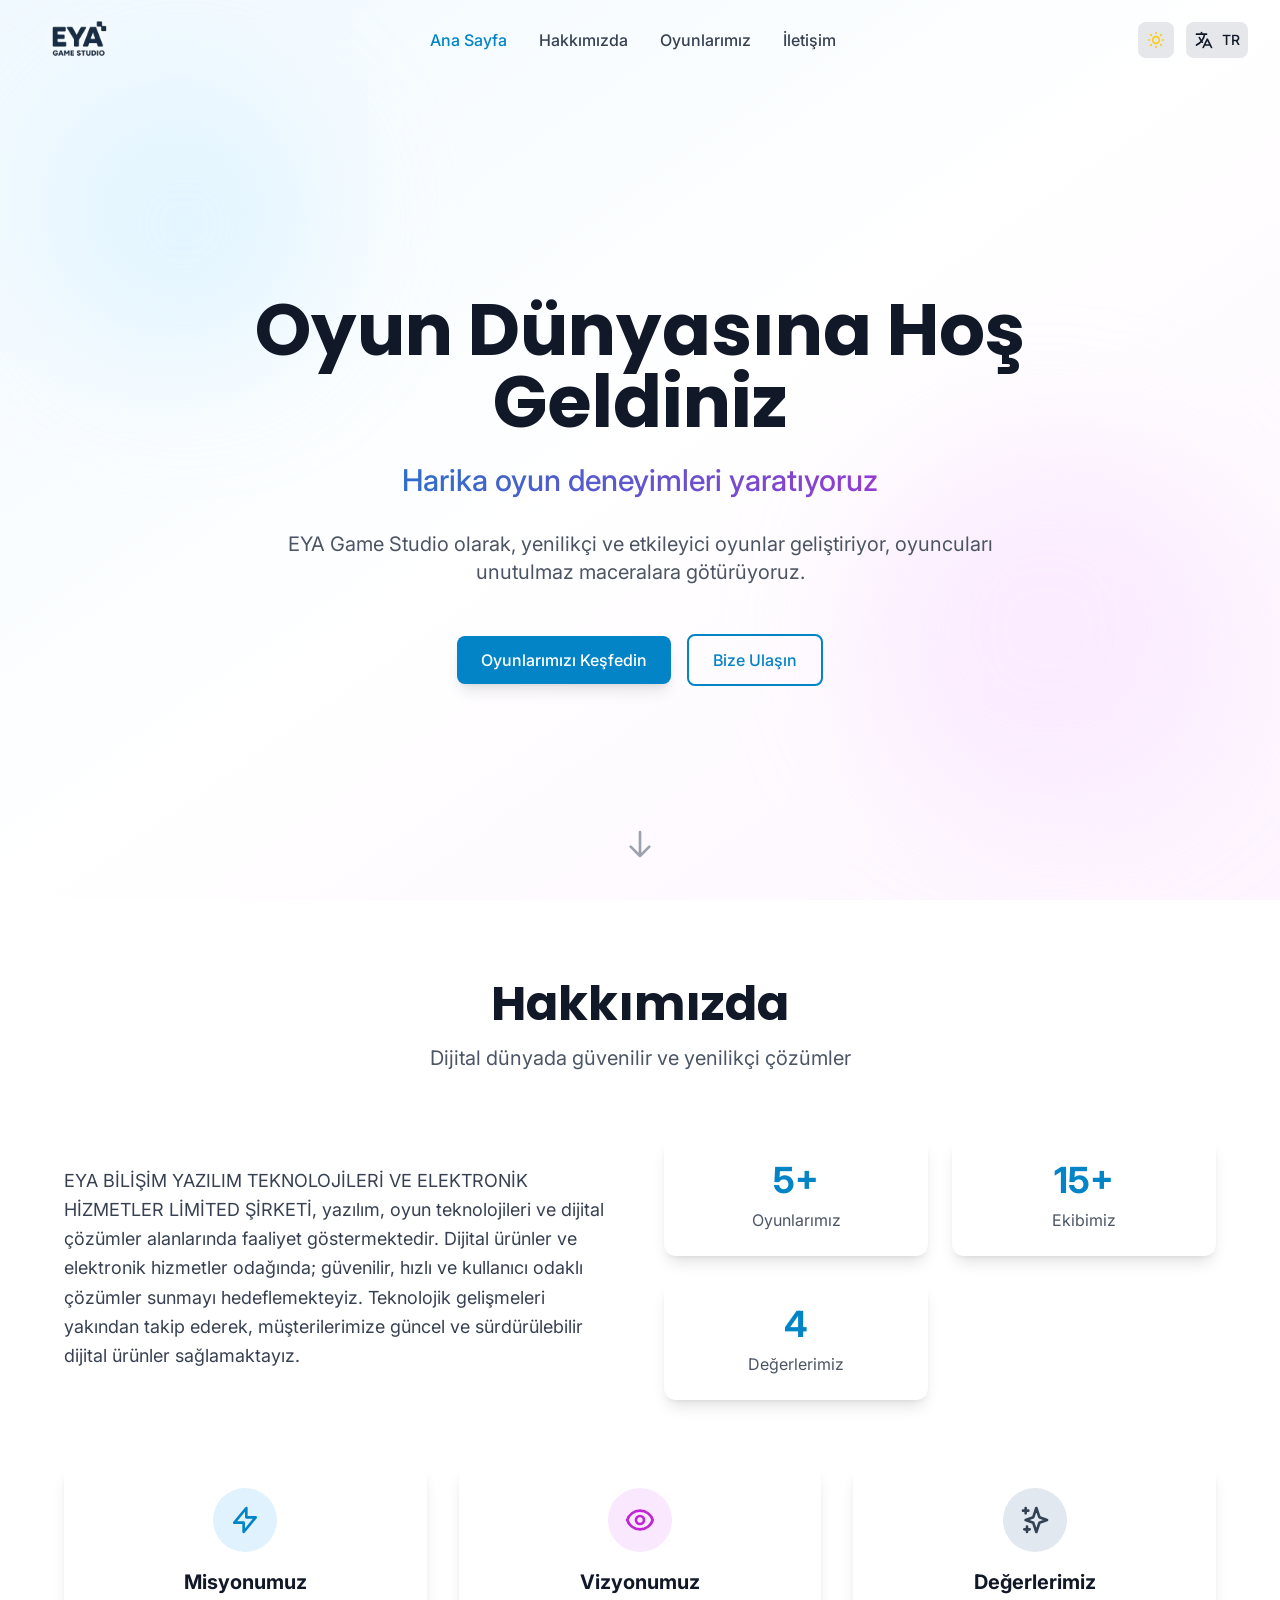
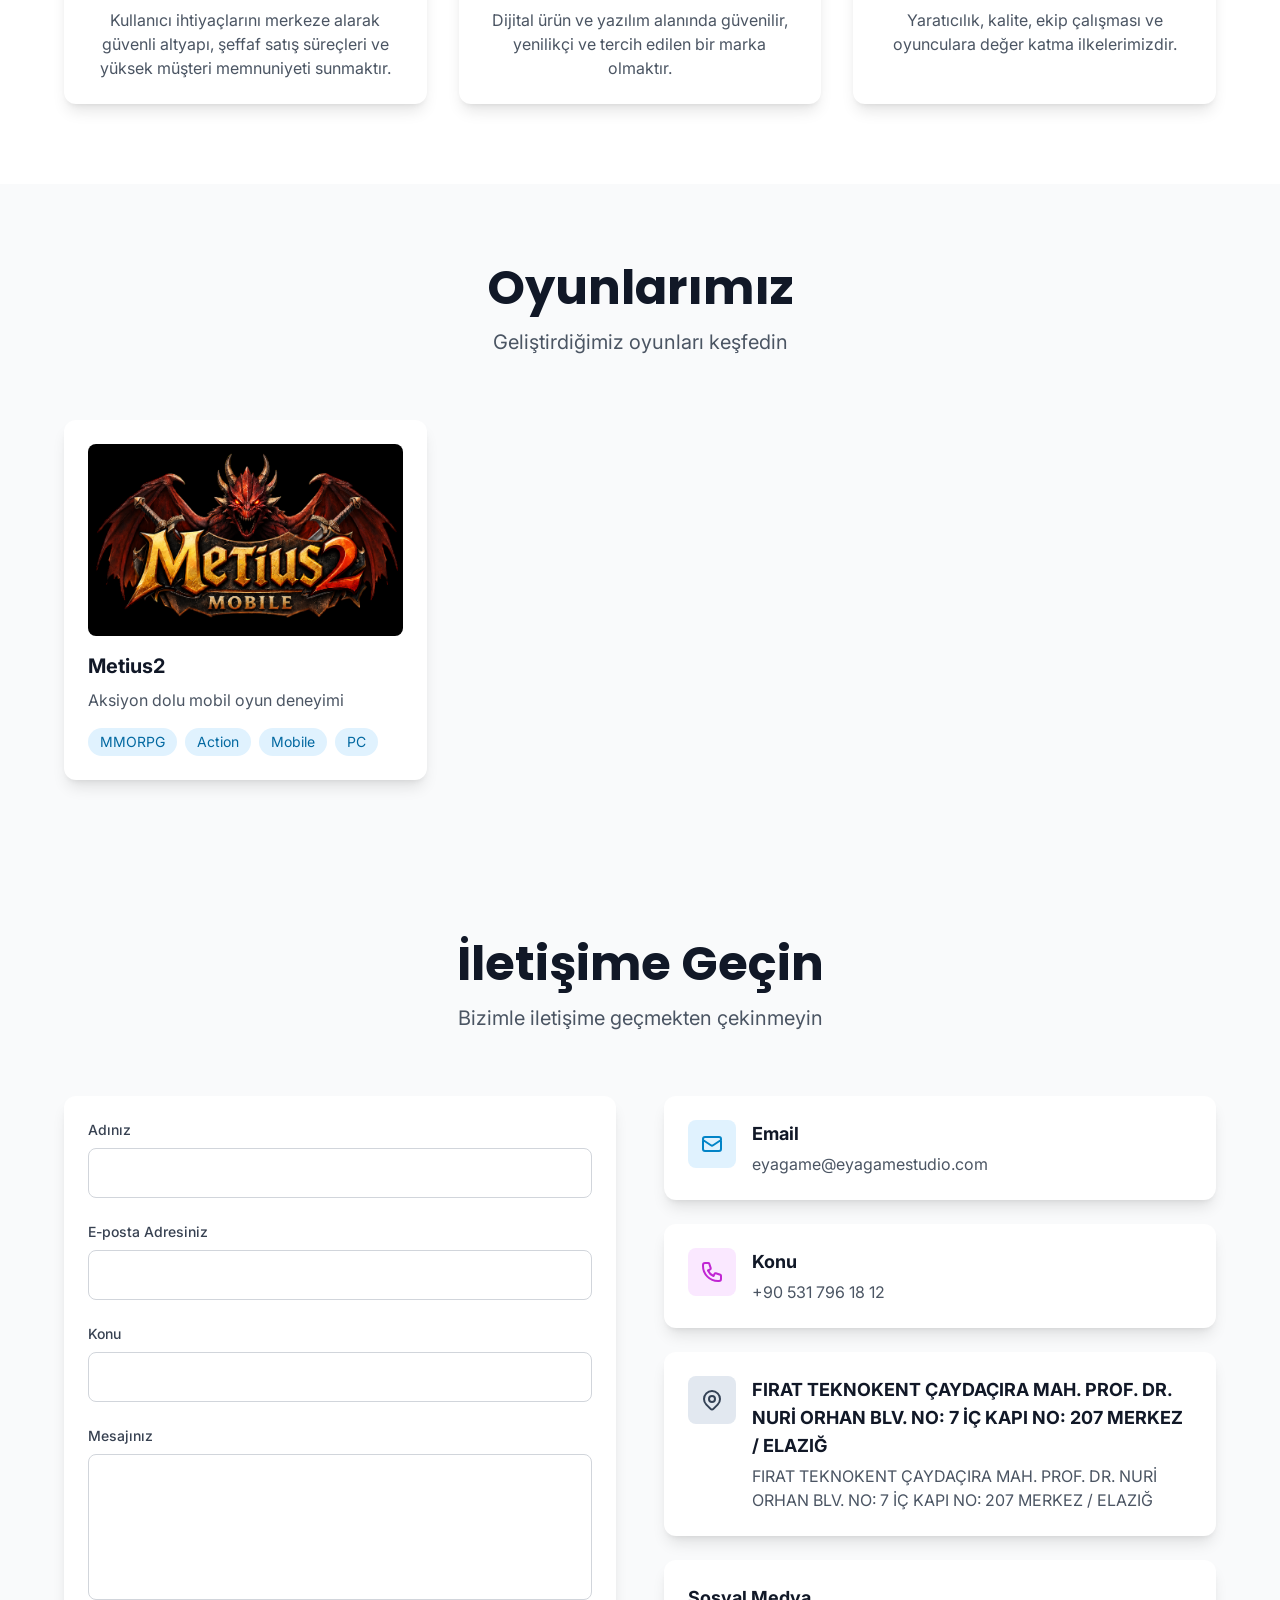
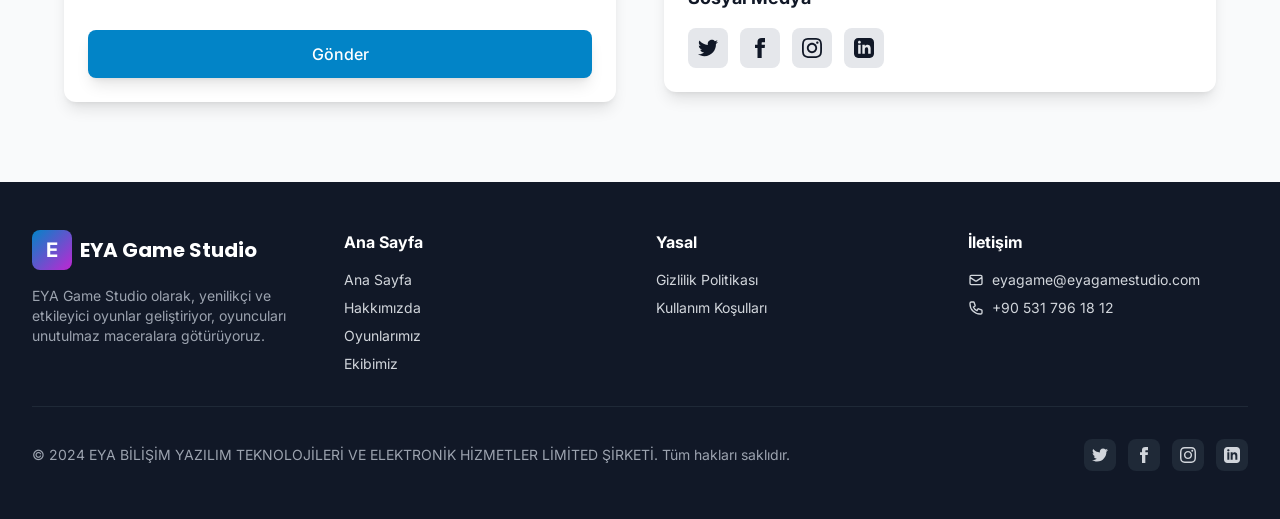
<file: index.html>
<!DOCTYPE html>
<html  lang="tr">
<head>
<meta charset="utf-8">
<meta name="viewport" content="width=device-width, initial-scale=1">
<title>Home - EYA Game Studio</title>
<link rel="preconnect" href="https://fonts.googleapis.com">
<link rel="preconnect" href="https://fonts.gstatic.com" crossorigin>
<link rel="stylesheet" href="https://fonts.googleapis.com/css2?family=Inter:wght@300;400;500;600;700;800&family=Poppins:wght@400;500;600;700;800&display=swap">
<link rel="stylesheet" href="/_nuxt/entry.gsQC4TxQ.css?v=eya20260803b" crossorigin>
<script type="module" src="/_nuxt/CScb3pnB.js?v=eya20260803b" crossorigin>
</script>
<meta name="description" content="Professional game development studio creating innovative and engaging gaming experiences.">
<meta name="keywords" content="game studio, game development, indie games, gaming">
<meta property="og:type" content="website">
<meta property="og:title" content="EYA Game Studio">
<meta property="og:description" content="Professional game development studio creating innovative gaming experiences.">
<meta property="og:image" content="https://eyagamestudio.com/logo.jpeg">
<link rel="icon" type="image/jpeg" href="/logo.jpeg">
<script>"use strict";(()=>{const t=window,e=document.documentElement,c=["dark","light"],n=getStorageValue("localStorage","nuxt-color-mode")||"system";let i=n==="system"?u():n;const r=e.getAttribute("data-color-mode-forced");r&&(i=r),l(i),t["__NUXT_COLOR_MODE__"]={preference:n,value:i,getColorScheme:u,addColorScheme:l,removeColorScheme:d};function l(o){const s=""+o+"",a="";e.classList?e.classList.add(s):e.className+=" "+s,a&&e.setAttribute("data-"+a,o)}function d(o){const s=""+o+"",a="";e.classList?e.classList.remove(s):e.className=e.className.replace(new RegExp(s,"g"),""),a&&e.removeAttribute("data-"+a)}function f(o){return t.matchMedia("(prefers-color-scheme"+o+")")}function u(){if(t.matchMedia&&f("").media!=="not all"){for(const o of c)if(f(":"+o).matches)return o}return"dark"}})();function getStorageValue(t,e){switch(t){case"localStorage":return window.localStorage.getItem(e);case"sessionStorage":return window.sessionStorage.getItem(e);case"cookie":return getCookie(e);default:return null}}function getCookie(t){const c=("; "+window.document.cookie).split("; "+t+"=");if(c.length===2)return c.pop()?.split(";").shift()}</script>
</head>
<body>
<div id="__nuxt">
<div class="min-h-screen">
<nav class="fixed w-full top-0 z-50 transition-all duration-300 bg-transparent">
<div class="container-custom">
<div class="flex items-center justify-between h-20">
<a aria-current="page" href="/" class="router-link-active router-link-exact-active flex items-center space-x-2">
<img src="/logo.jpeg" alt="EYA Game Studio" class="h-24 w-24 rounded-lg object-contain drop-shadow-[0_0_8px_rgba(255,255,255,1)] drop-shadow-[0_0_15px_rgba(255,255,255,0.6)]" width="96" height="96">
</a>
<div class="hidden md:flex items-center space-x-8">
<!--[-->
<a aria-current="page" href="/" class="text-primary-600 dark:text-primary-400 font-bold router-link-exact-active text-gray-700 dark:text-gray-300 hover:text-primary-600 dark:hover:text-primary-400 transition-colors font-medium">Ana Sayfa</a>
<a href="/about" class="text-gray-700 dark:text-gray-300 hover:text-primary-600 dark:hover:text-primary-400 transition-colors font-medium">Hakkımızda</a>
<a href="/games" class="text-gray-700 dark:text-gray-300 hover:text-primary-600 dark:hover:text-primary-400 transition-colors font-medium">Oyunlarımız</a>
<a href="/contact" class="text-gray-700 dark:text-gray-300 hover:text-primary-600 dark:hover:text-primary-400 transition-colors font-medium">İletişim</a>
<!--]-->
</div>
<div class="flex items-center gap-3">
<button class="p-2 rounded-lg bg-gray-200 dark:bg-gray-700 hover:bg-gray-300 dark:hover:bg-gray-600 transition-colors" aria-label="Tema Değiştir" title="Tema Değiştir">
<svg xmlns="http://www.w3.org/2000/svg" class="h-5 w-5 text-yellow-400" fill="none" viewBox="0 0 24 24" stroke="currentColor">
<path stroke-linecap="round" stroke-linejoin="round" stroke-width="2" d="M12 3v1m0 16v1m9-9h-1M4 12H3m15.364 6.364l-.707-.707M6.343 6.343l-.707-.707m12.728 0l-.707.707M6.343 17.657l-.707.707M16 12a4 4 0 11-8 0 4 4 0 018 0z">
</path>
</svg>
</button>
<div class="relative">
<button class="p-2 rounded-lg bg-gray-200 dark:bg-gray-700 hover:bg-gray-300 dark:hover:bg-gray-600 transition-colors flex items-center gap-2" aria-label="Dil Değiştir">
<svg xmlns="http://www.w3.org/2000/svg" class="h-5 w-5" fill="none" viewBox="0 0 24 24" stroke="currentColor">
<path stroke-linecap="round" stroke-linejoin="round" stroke-width="2" d="M3 5h12M9 3v2m1.048 9.5A18.022 18.022 0 016.412 9m6.088 9h7M11 21l5-10 5 10M12.751 5C11.783 10.77 8.07 15.61 3 18.129">
</path>
</svg>
<span class="text-sm font-medium uppercase">tr</span>
</button>
<!---->
</div>
<button class="md:hidden p-2 rounded-lg bg-gray-200 dark:bg-gray-700 hover:bg-gray-300 dark:hover:bg-gray-600">
<svg xmlns="http://www.w3.org/2000/svg" class="h-6 w-6" fill="none" viewBox="0 0 24 24" stroke="currentColor">
<path stroke-linecap="round" stroke-linejoin="round" stroke-width="2" d="M4 6h16M4 12h16M4 18h16">
</path>
</svg>
</button>
</div>
</div>
<!---->
</div>
</nav>
<!--[-->
<div>
<section id="home" class="min-h-screen flex items-center justify-center relative overflow-hidden pt-20">
<div class="absolute inset-0 bg-gradient-to-br from-primary-50 via-white to-accent-50 dark:from-gray-900 dark:via-gray-800 dark:to-gray-900">
</div>
<div class="absolute top-20 left-10 w-72 h-72 bg-primary-200/30 dark:bg-primary-900/20 rounded-full blur-3xl animate-pulse">
</div>
<div class="absolute bottom-20 right-10 w-96 h-96 bg-accent-200/30 dark:bg-accent-900/20 rounded-full blur-3xl animate-pulse delay-700">
</div>
<div class="container-custom relative z-10">
<div class="text-center max-w-4xl mx-auto animate-fade-in">
<h1 class="text-5xl md:text-7xl font-bold font-display mb-6 text-gray-900 dark:text-white">Oyun Dünyasına Hoş Geldiniz</h1>
<p class="text-2xl md:text-3xl font-medium mb-8 gradient-text">Harika oyun deneyimleri yaratıyoruz</p>
<p class="text-lg md:text-xl text-gray-600 dark:text-gray-300 mb-12 max-w-3xl mx-auto">EYA Game Studio olarak, yenilikçi ve etkileyici oyunlar geliştiriyor, oyuncuları unutulmaz maceralara götürüyoruz.</p>
<div class="flex flex-col sm:flex-row gap-4 justify-center items-center">
<a href="#games" class="btn btn-primary">Oyunlarımızı Keşfedin</a>
<a href="#contact" class="btn btn-outline">Bize Ulaşın</a>
</div>
</div>
</div>
<div class="absolute bottom-10 left-1/2 transform -translate-x-1/2 animate-bounce">
<svg xmlns="http://www.w3.org/2000/svg" class="h-8 w-8 text-gray-400" fill="none" viewBox="0 0 24 24" stroke="currentColor">
<path stroke-linecap="round" stroke-linejoin="round" stroke-width="2" d="M19 14l-7 7m0 0l-7-7m7 7V3">
</path>
</svg>
</div>
</section>
<section id="about" class="section bg-white dark:bg-gray-900">
<div class="container-custom">
<div class="text-center mb-16 animate-slide-up">
<h2 class="section-title">Hakkımızda</h2>
<p class="section-subtitle">Dijital dünyada güvenilir ve yenilikçi çözümler</p>
</div>
<div class="grid md:grid-cols-2 gap-12 items-center mb-16">
<div class="space-y-6 animate-slide-up">
<p class="text-lg text-gray-700 dark:text-gray-300 leading-relaxed">EYA BİLİŞİM YAZILIM TEKNOLOJİLERİ VE ELEKTRONİK HİZMETLER LİMİTED ŞİRKETİ, yazılım, oyun teknolojileri ve dijital çözümler alanlarında faaliyet göstermektedir. Dijital ürünler ve elektronik hizmetler odağında; güvenilir, hızlı ve kullanıcı odaklı çözümler sunmayı hedeflemekteyiz. Teknolojik gelişmeleri yakından takip ederek, müşterilerimize güncel ve sürdürülebilir dijital ürünler sağlamaktayız.</p>
</div>
<div class="grid grid-cols-2 gap-6 animate-slide-up">
<div class="card text-center card-hover">
<div class="text-4xl font-bold text-primary-600 mb-2">5+</div>
<div class="text-gray-600 dark:text-gray-400">Oyunlarımız</div>
</div>
<div class="card text-center card-hover">
<div class="text-4xl font-bold text-primary-600 mb-2">15+</div>
<div class="text-gray-600 dark:text-gray-400">Ekibimiz</div>
</div>
<div class="card text-center card-hover">
<div class="text-4xl font-bold text-primary-600 mb-2">4</div>
<div class="text-gray-600 dark:text-gray-400">Değerlerimiz</div>
</div>
</div>
</div>
<div class="grid md:grid-cols-3 gap-8">
<div class="card card-hover text-center animate-slide-up">
<div class="w-16 h-16 bg-primary-100 dark:bg-primary-900/30 rounded-full flex items-center justify-center mx-auto mb-4">
<svg xmlns="http://www.w3.org/2000/svg" class="h-8 w-8 text-primary-600" fill="none" viewBox="0 0 24 24" stroke="currentColor">
<path stroke-linecap="round" stroke-linejoin="round" stroke-width="2" d="M13 10V3L4 14h7v7l9-11h-7z">
</path>
</svg>
</div>
<h3 class="text-xl font-bold mb-3 text-gray-900 dark:text-white">Misyonumuz</h3>
<p class="text-gray-600 dark:text-gray-400">Kullanıcı ihtiyaçlarını merkeze alarak güvenli altyapı, şeffaf satış süreçleri ve yüksek müşteri memnuniyeti sunmaktır.</p>
</div>
<div class="card card-hover text-center animate-slide-up delay-100">
<div class="w-16 h-16 bg-accent-100 dark:bg-accent-900/30 rounded-full flex items-center justify-center mx-auto mb-4">
<svg xmlns="http://www.w3.org/2000/svg" class="h-8 w-8 text-accent-600" fill="none" viewBox="0 0 24 24" stroke="currentColor">
<path stroke-linecap="round" stroke-linejoin="round" stroke-width="2" d="M15 12a3 3 0 11-6 0 3 3 0 016 0z">
</path>
<path stroke-linecap="round" stroke-linejoin="round" stroke-width="2" d="M2.458 12C3.732 7.943 7.523 5 12 5c4.478 0 8.268 2.943 9.542 7-1.274 4.057-5.064 7-9.542 7-4.477 0-8.268-2.943-9.542-7z">
</path>
</svg>
</div>
<h3 class="text-xl font-bold mb-3 text-gray-900 dark:text-white">Vizyonumuz</h3>
<p class="text-gray-600 dark:text-gray-400">Dijital ürün ve yazılım alanında güvenilir, yenilikçi ve tercih edilen bir marka olmaktır.</p>
</div>
<div class="card card-hover text-center animate-slide-up delay-200">
<div class="w-16 h-16 bg-secondary-200 dark:bg-secondary-700 rounded-full flex items-center justify-center mx-auto mb-4">
<svg xmlns="http://www.w3.org/2000/svg" class="h-8 w-8 text-secondary-700 dark:text-secondary-300" fill="none" viewBox="0 0 24 24" stroke="currentColor">
<path stroke-linecap="round" stroke-linejoin="round" stroke-width="2" d="M5 3v4M3 5h4M6 17v4m-2-2h4m5-16l2.286 6.857L21 12l-5.714 2.143L13 21l-2.286-6.857L5 12l5.714-2.143L13 3z">
</path>
</svg>
</div>
<h3 class="text-xl font-bold mb-3 text-gray-900 dark:text-white">Değerlerimiz</h3>
<p class="text-gray-600 dark:text-gray-400">Yaratıcılık, kalite, ekip çalışması ve oyunculara değer katma ilkelerimizdir.</p>
</div>
</div>
</div>
</section>
<section id="games" class="section bg-gray-50 dark:bg-gray-800">
<div class="container-custom">
<div class="text-center mb-16 animate-slide-up">
<h2 class="section-title">Oyunlarımız</h2>
<p class="section-subtitle">Geliştirdiğimiz oyunları keşfedin</p>
</div>
<div class="grid md:grid-cols-2 lg:grid-cols-3 gap-8">
<!--[-->
<a href="/games/metius2" class="card card-hover group overflow-hidden cursor-pointer animate-scale-in block" style="animation-delay:0ms;">
<div class="relative h-48 rounded-lg mb-4 overflow-hidden">
<img src="/media/Logo_img.png" alt="Metius2" class="absolute inset-0 w-full h-full object-cover">
<div class="absolute inset-0 bg-black/60 opacity-0 group-hover:opacity-100 transition-opacity flex items-center justify-center">
<span class="text-white font-semibold">Detayları Gör</span>
</div>
</div>
<h3 class="text-xl font-bold mb-2 text-gray-900 dark:text-white">Metius2</h3>
<p class="text-gray-600 dark:text-gray-400 mb-4">Aksiyon dolu mobil oyun deneyimi</p>
<div class="flex flex-wrap gap-2">
<!--[-->
<span class="px-3 py-1 bg-primary-100 dark:bg-primary-900/30 text-primary-700 dark:text-primary-300 rounded-full text-sm">MMORPG</span>
<span class="px-3 py-1 bg-primary-100 dark:bg-primary-900/30 text-primary-700 dark:text-primary-300 rounded-full text-sm">Action</span>
<span class="px-3 py-1 bg-primary-100 dark:bg-primary-900/30 text-primary-700 dark:text-primary-300 rounded-full text-sm">Mobile</span>
<span class="px-3 py-1 bg-primary-100 dark:bg-primary-900/30 text-primary-700 dark:text-primary-300 rounded-full text-sm">PC</span>
<!--]-->
</div>
</a>
<!--]-->
</div>
</div>
</section>
<section id="contact" class="section bg-gray-50 dark:bg-gray-800">
<div class="container-custom">
<div class="text-center mb-16 animate-slide-up">
<h2 class="section-title">İletişime Geçin</h2>
<p class="section-subtitle">Bizimle iletişime geçmekten çekinmeyin</p>
</div>
<div class="grid lg:grid-cols-2 gap-12">
<div class="animate-slide-up">
<div class="card">
<form class="space-y-6">
<div>
<label class="block text-sm font-medium mb-2 text-gray-700 dark:text-gray-300">Adınız</label>
<input value="" type="text" class="w-full px-4 py-3 rounded-lg border border-gray-300 dark:border-gray-600 bg-white dark:bg-gray-700 focus:ring-2 focus:ring-primary-500 focus:border-transparent transition-colors" required>
</div>
<div>
<label class="block text-sm font-medium mb-2 text-gray-700 dark:text-gray-300">E-posta Adresiniz</label>
<input value="" type="email" class="w-full px-4 py-3 rounded-lg border border-gray-300 dark:border-gray-600 bg-white dark:bg-gray-700 focus:ring-2 focus:ring-primary-500 focus:border-transparent transition-colors" required>
</div>
<div>
<label class="block text-sm font-medium mb-2 text-gray-700 dark:text-gray-300">Konu</label>
<input value="" type="text" class="w-full px-4 py-3 rounded-lg border border-gray-300 dark:border-gray-600 bg-white dark:bg-gray-700 focus:ring-2 focus:ring-primary-500 focus:border-transparent transition-colors" required>
</div>
<div>
<label class="block text-sm font-medium mb-2 text-gray-700 dark:text-gray-300">Mesajınız</label>
<textarea rows="5" class="w-full px-4 py-3 rounded-lg border border-gray-300 dark:border-gray-600 bg-white dark:bg-gray-700 focus:ring-2 focus:ring-primary-500 focus:border-transparent transition-colors resize-none" required>
</textarea>
</div>
<button type="submit" class="btn btn-primary w-full">Gönder</button>
</form>
</div>
</div>
<div class="space-y-6 animate-slide-up">
<div class="card card-hover flex items-start gap-4">
<div class="w-12 h-12 bg-primary-100 dark:bg-primary-900/30 rounded-lg flex items-center justify-center flex-shrink-0">
<svg xmlns="http://www.w3.org/2000/svg" class="h-6 w-6 text-primary-600" fill="none" viewBox="0 0 24 24" stroke="currentColor">
<path stroke-linecap="round" stroke-linejoin="round" stroke-width="2" d="M3 8l7.89 5.26a2 2 0 002.22 0L21 8M5 19h14a2 2 0 002-2V7a2 2 0 00-2-2H5a2 2 0 00-2 2v10a2 2 0 002 2z">
</path>
</svg>
</div>
<div>
<h3 class="font-bold text-lg mb-1 text-gray-900 dark:text-white">Email</h3>
<p class="text-gray-600 dark:text-gray-400">eyagame@eyagamestudio.com</p>
</div>
</div>
<div class="card card-hover flex items-start gap-4">
<div class="w-12 h-12 bg-accent-100 dark:bg-accent-900/30 rounded-lg flex items-center justify-center flex-shrink-0">
<svg xmlns="http://www.w3.org/2000/svg" class="h-6 w-6 text-accent-600" fill="none" viewBox="0 0 24 24" stroke="currentColor">
<path stroke-linecap="round" stroke-linejoin="round" stroke-width="2" d="M3 5a2 2 0 012-2h3.28a1 1 0 01.948.684l1.498 4.493a1 1 0 01-.502 1.21l-2.257 1.13a11.042 11.042 0 005.516 5.516l1.13-2.257a1 1 0 011.21-.502l4.493 1.498a1 1 0 01.684.949V19a2 2 0 01-2 2h-1C9.716 21 3 14.284 3 6V5z">
</path>
</svg>
</div>
<div>
<h3 class="font-bold text-lg mb-1 text-gray-900 dark:text-white">Konu</h3>
<p class="text-gray-600 dark:text-gray-400">+90 531 796 18 12</p>
</div>
</div>
<div class="card card-hover flex items-start gap-4">
<div class="w-12 h-12 bg-secondary-200 dark:bg-secondary-700 rounded-lg flex items-center justify-center flex-shrink-0">
<svg xmlns="http://www.w3.org/2000/svg" class="h-6 w-6 text-secondary-700 dark:text-secondary-300" fill="none" viewBox="0 0 24 24" stroke="currentColor">
<path stroke-linecap="round" stroke-linejoin="round" stroke-width="2" d="M17.657 16.657L13.414 20.9a1.998 1.998 0 01-2.827 0l-4.244-4.243a8 8 0 1111.314 0z">
</path>
<path stroke-linecap="round" stroke-linejoin="round" stroke-width="2" d="M15 11a3 3 0 11-6 0 3 3 0 016 0z">
</path>
</svg>
</div>
<div>
<h3 class="font-bold text-lg mb-1 text-gray-900 dark:text-white">FIRAT TEKNOKENT ÇAYDAÇIRA MAH. PROF. DR. NURİ ORHAN BLV. NO: 7 İÇ KAPI NO: 207 MERKEZ / ELAZIĞ</h3>
<p class="text-gray-600 dark:text-gray-400">FIRAT TEKNOKENT ÇAYDAÇIRA MAH. PROF. DR. NURİ ORHAN BLV. NO: 7 İÇ KAPI NO: 207 MERKEZ / ELAZIĞ</p>
</div>
</div>
<div class="card">
<h3 class="font-bold text-lg mb-4 text-gray-900 dark:text-white">Sosyal Medya</h3>
<div class="flex gap-3">
<a href="#" class="w-10 h-10 bg-gray-200 dark:bg-gray-700 rounded-lg flex items-center justify-center hover:bg-primary-600 hover:text-white transition-colors">
<svg xmlns="http://www.w3.org/2000/svg" class="h-5 w-5" fill="currentColor" viewBox="0 0 24 24">
<path d="M24 4.557c-.883.392-1.832.656-2.828.775 1.017-.609 1.798-1.574 2.165-2.724-.951.564-2.005.974-3.127 1.195-.897-.957-2.178-1.555-3.594-1.555-3.179 0-5.515 2.966-4.797 6.045-4.091-.205-7.719-2.165-10.148-5.144-1.29 2.213-.669 5.108 1.523 6.574-.806-.026-1.566-.247-2.229-.616-.054 2.281 1.581 4.415 3.949 4.89-.693.188-1.452.232-2.224.084.626 1.956 2.444 3.379 4.6 3.419-2.07 1.623-4.678 2.348-7.29 2.04 2.179 1.397 4.768 2.212 7.548 2.212 9.142 0 14.307-7.721 13.995-14.646.962-.695 1.797-1.562 2.457-2.549z">
</path>
</svg>
</a>
<a href="#" class="w-10 h-10 bg-gray-200 dark:bg-gray-700 rounded-lg flex items-center justify-center hover:bg-primary-600 hover:text-white transition-colors">
<svg xmlns="http://www.w3.org/2000/svg" class="h-5 w-5" fill="currentColor" viewBox="0 0 24 24">
<path d="M9 8h-3v4h3v12h5v-12h3.642l.358-4h-4v-1.667c0-.955.192-1.333 1.115-1.333h2.885v-5h-3.808c-3.596 0-5.192 1.583-5.192 4.615v3.385z">
</path>
</svg>
</a>
<a href="https://tr.linkedin.com/company/eya-game-studio" target="_blank" rel="noopener" class="w-10 h-10 bg-gray-200 dark:bg-gray-700 rounded-lg flex items-center justify-center hover:bg-primary-600 hover:text-white transition-colors">
<svg xmlns="http://www.w3.org/2000/svg" class="h-5 w-5" fill="currentColor" viewBox="0 0 24 24">
<path d="M12 2.163c3.204 0 3.584.012 4.85.07 3.252.148 4.771 1.691 4.919 4.919.058 1.265.069 1.645.069 4.849 0 3.205-.012 3.584-.069 4.849-.149 3.225-1.664 4.771-4.919 4.919-1.266.058-1.644.07-4.85.07-3.204 0-3.584-.012-4.849-.07-3.26-.149-4.771-1.699-4.919-4.92-.058-1.265-.07-1.644-.07-4.849 0-3.204.013-3.583.07-4.849.149-3.227 1.664-4.771 4.919-4.919 1.266-.057 1.645-.069 4.849-.069zm0-2.163c-3.259 0-3.667.014-4.947.072-4.358.2-6.78 2.618-6.98 6.98-.059 1.281-.073 1.689-.073 4.948 0 3.259.014 3.668.072 4.948.2 4.358 2.618 6.78 6.98 6.98 1.281.058 1.689.072 4.948.072 3.259 0 3.668-.014 4.948-.072 4.354-.2 6.782-2.618 6.979-6.98.059-1.28.073-1.689.073-4.948 0-3.259-.014-3.667-.072-4.947-.196-4.354-2.617-6.78-6.979-6.98-1.281-.059-1.69-.073-4.949-.073zm0 5.838c-3.403 0-6.162 2.759-6.162 6.162s2.759 6.163 6.162 6.163 6.162-2.759 6.162-6.163c0-3.403-2.759-6.162-6.162-6.162zm0 10.162c-2.209 0-4-1.79-4-4 0-2.209 1.791-4 4-4s4 1.791 4 4c0 2.21-1.791 4-4 4zm6.406-11.845c-.796 0-1.441.645-1.441 1.44s.645 1.44 1.441 1.44c.795 0 1.439-.645 1.439-1.44s-.644-1.44-1.439-1.44z">
</path>
</svg>
</a>
<a href="https://www.linkedin.com/company/eya-game-studio/" target="_blank" class="w-10 h-10 bg-gray-200 dark:bg-gray-700 rounded-lg flex items-center justify-center hover:bg-primary-600 hover:text-white transition-colors">
<svg xmlns="http://www.w3.org/2000/svg" class="h-5 w-5" fill="currentColor" viewBox="0 0 24 24">
<path d="M19 0h-14c-2.761 0-5 2.239-5 5v14c0 2.761 2.239 5 5 5h14c2.762 0 5-2.239 5-5v-14c0-2.761-2.238-5-5-5zm-11 19h-3v-11h3v11zm-1.5-12.268c-.966 0-1.75-.79-1.75-1.764s.784-1.764 1.75-1.764 1.75.79 1.75 1.764-.783 1.764-1.75 1.764zm13.5 12.268h-3v-5.604c0-3.368-4-3.113-4 0v5.604h-3v-11h3v1.765c1.396-2.586 7-2.777 7 2.476v6.759z">
</path>
</svg>
</a>
</div>
</div>
</div>
</div>
</div>
</section>
</div>
<!--]-->
<footer class="bg-gray-900 text-gray-300 py-12">
<div class="container-custom">
<div class="grid md:grid-cols-4 gap-8 mb-8">
<div>
<div class="flex items-center space-x-2 mb-4">
<div class="w-10 h-10 bg-gradient-to-br from-primary-600 to-accent-600 rounded-lg flex items-center justify-center">
<span class="text-white font-bold text-xl">E</span>
</div>
<span class="text-xl font-bold font-display text-white"> EYA Game Studio </span>
</div>
<p class="text-sm text-gray-400">EYA Game Studio olarak, yenilikçi ve etkileyici oyunlar geliştiriyor, oyuncuları unutulmaz maceralara götürüyoruz.</p>
</div>
<div>
<h3 class="font-bold text-white mb-4">Ana Sayfa</h3>
<ul class="space-y-2 text-sm">
<li>
<a href="#home" class="hover:text-primary-400 transition-colors">Ana Sayfa</a>
</li>
<li>
<a href="#about" class="hover:text-primary-400 transition-colors">Hakkımızda</a>
</li>
<li>
<a href="#games" class="hover:text-primary-400 transition-colors">Oyunlarımız</a>
</li>
<li>
<a href="#team" class="hover:text-primary-400 transition-colors">Ekibimiz</a>
</li>
</ul>
</div>
<div>
<h3 class="font-bold text-white mb-4">Yasal</h3>
<ul class="space-y-2 text-sm">
<li>
<a href="#" class="hover:text-primary-400 transition-colors">Gizlilik Politikası</a>
</li>
<li>
<a href="#" class="hover:text-primary-400 transition-colors">Kullanım Koşulları</a>
</li>
</ul>
</div>
<div>
<h3 class="font-bold text-white mb-4">İletişim</h3>
<ul class="space-y-2 text-sm">
<li class="flex items-center gap-2">
<svg xmlns="http://www.w3.org/2000/svg" class="h-4 w-4" fill="none" viewBox="0 0 24 24" stroke="currentColor">
<path stroke-linecap="round" stroke-linejoin="round" stroke-width="2" d="M3 8l7.89 5.26a2 2 0 002.22 0L21 8M5 19h14a2 2 0 002-2V7a2 2 0 00-2-2H5a2 2 0 00-2 2v10a2 2 0 002 2z">
</path>
</svg>
<span>eyagame@eyagamestudio.com</span>
</li>
<li class="flex items-center gap-2">
<svg xmlns="http://www.w3.org/2000/svg" class="h-4 w-4" fill="none" viewBox="0 0 24 24" stroke="currentColor">
<path stroke-linecap="round" stroke-linejoin="round" stroke-width="2" d="M3 5a2 2 0 012-2h3.28a1 1 0 01.948.684l1.498 4.493a1 1 0 01-.502 1.21l-2.257 1.13a11.042 11.042 0 005.516 5.516l1.13-2.257a1 1 0 011.21-.502l4.493 1.498a1 1 0 01.684.949V19a2 2 0 01-2 2h-1C9.716 21 3 14.284 3 6V5z">
</path>
</svg>
<span>+90 531 796 18 12</span>
</li>
</ul>
</div>
</div>
<div class="border-t border-gray-800 pt-8 flex flex-col md:flex-row justify-between items-center gap-4">
<p class="text-sm text-gray-400">© 2024 EYA BİLİŞİM YAZILIM TEKNOLOJİLERİ VE ELEKTRONİK HİZMETLER LİMİTED ŞİRKETİ. Tüm hakları saklıdır.</p>
<div class="flex gap-3">
<a href="#" class="w-8 h-8 bg-gray-800 rounded-lg flex items-center justify-center hover:bg-primary-600 transition-colors">
<svg xmlns="http://www.w3.org/2000/svg" class="h-4 w-4" fill="currentColor" viewBox="0 0 24 24">
<path d="M24 4.557c-.883.392-1.832.656-2.828.775 1.017-.609 1.798-1.574 2.165-2.724-.951.564-2.005.974-3.127 1.195-.897-.957-2.178-1.555-3.594-1.555-3.179 0-5.515 2.966-4.797 6.045-4.091-.205-7.719-2.165-10.148-5.144-1.29 2.213-.669 5.108 1.523 6.574-.806-.026-1.566-.247-2.229-.616-.054 2.281 1.581 4.415 3.949 4.89-.693.188-1.452.232-2.224.084.626 1.956 2.444 3.379 4.6 3.419-2.07 1.623-4.678 2.348-7.29 2.04 2.179 1.397 4.768 2.212 7.548 2.212 9.142 0 14.307-7.721 13.995-14.646.962-.695 1.797-1.562 2.457-2.549z">
</path>
</svg>
</a>
<a href="#" class="w-8 h-8 bg-gray-800 rounded-lg flex items-center justify-center hover:bg-primary-600 transition-colors">
<svg xmlns="http://www.w3.org/2000/svg" class="h-4 w-4" fill="currentColor" viewBox="0 0 24 24">
<path d="M9 8h-3v4h3v12h5v-12h3.642l.358-4h-4v-1.667c0-.955.192-1.333 1.115-1.333h2.885v-5h-3.808c-3.596 0-5.192 1.583-5.192 4.615v3.385z">
</path>
</svg>
</a>
<a href="https://tr.linkedin.com/company/eya-game-studio" target="_blank" rel="noopener" class="w-8 h-8 bg-gray-800 rounded-lg flex items-center justify-center hover:bg-primary-600 transition-colors">
<svg xmlns="http://www.w3.org/2000/svg" class="h-4 w-4" fill="currentColor" viewBox="0 0 24 24">
<path d="M12 2.163c3.204 0 3.584.012 4.85.07 3.252.148 4.771 1.691 4.919 4.919.058 1.265.069 1.645.069 4.849 0 3.205-.012 3.584-.069 4.849-.149 3.225-1.664 4.771-4.919 4.919-1.266.058-1.644.07-4.85.07-3.204 0-3.584-.012-4.849-.07-3.26-.149-4.771-1.699-4.919-4.92-.058-1.265-.07-1.644-.07-4.849 0-3.204.013-3.583.07-4.849.149-3.227 1.664-4.771 4.919-4.919 1.266-.057 1.645-.069 4.849-.069zm0-2.163c-3.259 0-3.667.014-4.947.072-4.358.2-6.78 2.618-6.98 6.98-.059 1.281-.073 1.689-.073 4.948 0 3.259.014 3.668.072 4.948.2 4.358 2.618 6.78 6.98 6.98 1.281.058 1.689.072 4.948.072 3.259 0 3.668-.014 4.948-.072 4.354-.2 6.782-2.618 6.979-6.98.059-1.28.073-1.689.073-4.948 0-3.259-.014-3.667-.072-4.947-.196-4.354-2.617-6.78-6.979-6.98-1.281-.059-1.69-.073-4.949-.073zm0 5.838c-3.403 0-6.162 2.759-6.162 6.162s2.759 6.163 6.162 6.163 6.162-2.759 6.162-6.163c0-3.403-2.759-6.162-6.162-6.162zm0 10.162c-2.209 0-4-1.79-4-4 0-2.209 1.791-4 4-4s4 1.791 4 4c0 2.21-1.791 4-4 4zm6.406-11.845c-.796 0-1.441.645-1.441 1.44s.645 1.44 1.441 1.44c.795 0 1.439-.645 1.439-1.44s-.644-1.44-1.439-1.44z">
</path>
</svg>
</a>
<a href="https://www.linkedin.com/company/eya-game-studio/" target="_blank" class="w-8 h-8 bg-gray-800 rounded-lg flex items-center justify-center hover:bg-primary-600 transition-colors">
<svg xmlns="http://www.w3.org/2000/svg" class="h-4 w-4" fill="currentColor" viewBox="0 0 24 24">
<path d="M19 0h-14c-2.761 0-5 2.239-5 5v14c0 2.761 2.239 5 5 5h14c2.762 0 5-2.239 5-5v-14c0-2.761-2.238-5-5-5zm-11 19h-3v-11h3v11zm-1.5-12.268c-.966 0-1.75-.79-1.75-1.764s.784-1.764 1.75-1.764 1.75.79 1.75 1.764-.783 1.764-1.75 1.764zm13.5 12.268h-3v-5.604c0-3.368-4-3.113-4 0v5.604h-3v-11h3v1.765c1.396-2.586 7-2.777 7 2.476v6.759z">
</path>
</svg>
</a>
</div>
</div>
</div>
</footer>
</div>
</div>
<script src="/main.js"></script>
</body>
</html>
</file>
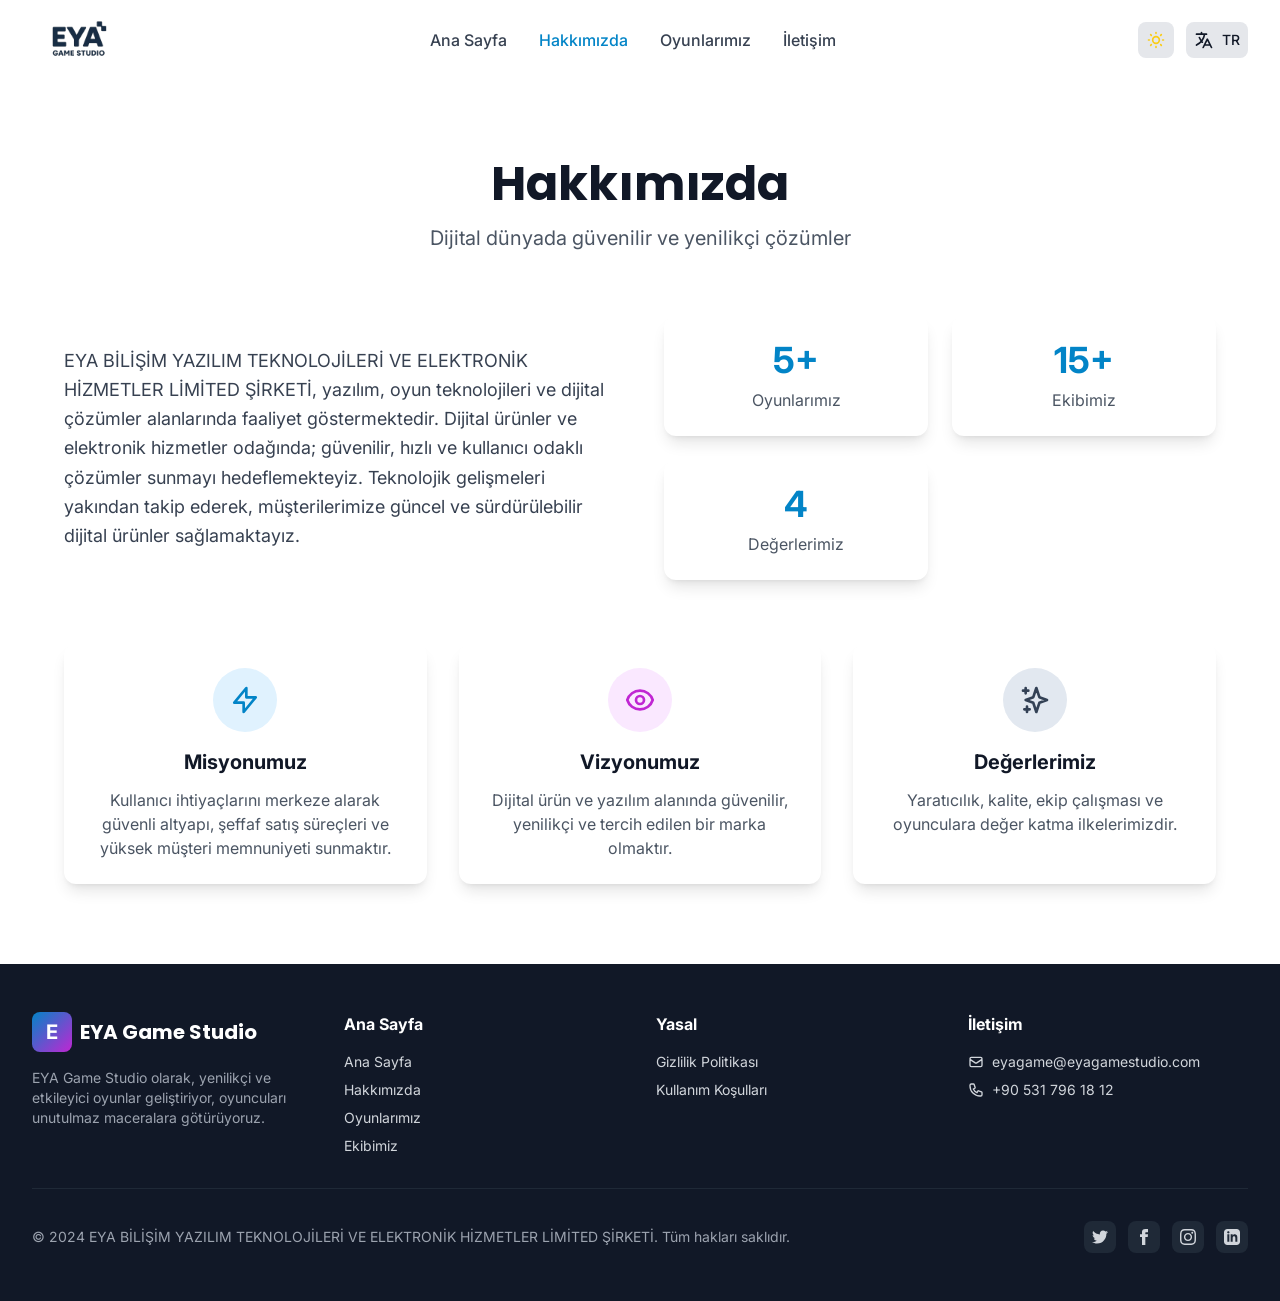
<file: about/index.html>
<!DOCTYPE html><html  lang="tr"><head><meta charset="utf-8"><meta name="viewport" content="width=device-width, initial-scale=1"><title>Hakkımızda - EYA Game Studio</title><link rel="preconnect" href="https://fonts.googleapis.com"><link rel="preconnect" href="https://fonts.gstatic.com" crossorigin><link rel="stylesheet" href="https://fonts.googleapis.com/css2?family=Inter:wght@300;400;500;600;700;800&family=Poppins:wght@400;500;600;700;800&display=swap"><link rel="stylesheet" href="/_nuxt/entry.gsQC4TxQ.css?v=eya20260803b" crossorigin><meta name="description" content="Professional game development studio creating innovative and engaging gaming experiences."><meta name="keywords" content="game studio, game development, indie games, gaming"><meta property="og:type" content="website"><meta property="og:title" content="EYA Game Studio"><meta property="og:description" content="Professional game development studio creating innovative gaming experiences."><meta property="og:image" content="https://eyagamestudio.com/logo.jpeg"><link rel="icon" type="image/jpeg" href="/logo.jpeg"><script>"use strict";(()=>{const t=window,e=document.documentElement,c=["dark","light"],n=getStorageValue("localStorage","nuxt-color-mode")||"system";let i=n==="system"?u():n;const r=e.getAttribute("data-color-mode-forced");r&&(i=r),l(i),t["__NUXT_COLOR_MODE__"]={preference:n,value:i,getColorScheme:u,addColorScheme:l,removeColorScheme:d};function l(o){const s=""+o+"",a="";e.classList?e.classList.add(s):e.className+=" "+s,a&&e.setAttribute("data-"+a,o)}function d(o){const s=""+o+"",a="";e.classList?e.classList.remove(s):e.className=e.className.replace(new RegExp(s,"g"),""),a&&e.removeAttribute("data-"+a)}function f(o){return t.matchMedia("(prefers-color-scheme"+o+")")}function u(){if(t.matchMedia&&f("").media!=="not all"){for(const o of c)if(f(":"+o).matches)return o}return"dark"}})();function getStorageValue(t,e){switch(t){case"localStorage":return window.localStorage.getItem(e);case"sessionStorage":return window.sessionStorage.getItem(e);case"cookie":return getCookie(e);default:return null}}function getCookie(t){const c=("; "+window.document.cookie).split("; "+t+"=");if(c.length===2)return c.pop()?.split(";").shift()}</script></head><body><div id="__nuxt"><div class="min-h-screen"><nav class="fixed w-full top-0 z-50 transition-all duration-300 bg-transparent"><div class="container-custom"><div class="flex items-center justify-between h-20"><a href="/" class="flex items-center space-x-2"><img src="/logo.jpeg" alt="EYA Game Studio" class="h-24 w-24 rounded-lg object-contain drop-shadow-[0_0_8px_rgba(255,255,255,1)] drop-shadow-[0_0_15px_rgba(255,255,255,0.6)]" width="96" height="96"></a><div class="hidden md:flex items-center space-x-8"><!--[--><a href="/" class="text-gray-700 dark:text-gray-300 hover:text-primary-600 dark:hover:text-primary-400 transition-colors font-medium">Ana Sayfa</a><a aria-current="page" href="/about" class="text-primary-600 dark:text-primary-400 font-bold router-link-exact-active text-gray-700 dark:text-gray-300 hover:text-primary-600 dark:hover:text-primary-400 transition-colors font-medium">Hakkımızda</a><a href="/games" class="text-gray-700 dark:text-gray-300 hover:text-primary-600 dark:hover:text-primary-400 transition-colors font-medium">Oyunlarımız</a><a href="/contact" class="text-gray-700 dark:text-gray-300 hover:text-primary-600 dark:hover:text-primary-400 transition-colors font-medium">İletişim</a><!--]--></div><div class="flex items-center gap-3"><button class="p-2 rounded-lg bg-gray-200 dark:bg-gray-700 hover:bg-gray-300 dark:hover:bg-gray-600 transition-colors" aria-label="Tema Değiştir" title="Tema Değiştir"><svg xmlns="http://www.w3.org/2000/svg" class="h-5 w-5 text-yellow-400" fill="none" viewBox="0 0 24 24" stroke="currentColor"><path stroke-linecap="round" stroke-linejoin="round" stroke-width="2" d="M12 3v1m0 16v1m9-9h-1M4 12H3m15.364 6.364l-.707-.707M6.343 6.343l-.707-.707m12.728 0l-.707.707M6.343 17.657l-.707.707M16 12a4 4 0 11-8 0 4 4 0 018 0z"></path></svg></button><div class="relative"><button class="p-2 rounded-lg bg-gray-200 dark:bg-gray-700 hover:bg-gray-300 dark:hover:bg-gray-600 transition-colors flex items-center gap-2" aria-label="Dil Değiştir"><svg xmlns="http://www.w3.org/2000/svg" class="h-5 w-5" fill="none" viewBox="0 0 24 24" stroke="currentColor"><path stroke-linecap="round" stroke-linejoin="round" stroke-width="2" d="M3 5h12M9 3v2m1.048 9.5A18.022 18.022 0 016.412 9m6.088 9h7M11 21l5-10 5 10M12.751 5C11.783 10.77 8.07 15.61 3 18.129"></path></svg><span class="text-sm font-medium uppercase">tr</span></button><!----></div><button class="md:hidden p-2 rounded-lg bg-gray-200 dark:bg-gray-700 hover:bg-gray-300 dark:hover:bg-gray-600"><svg xmlns="http://www.w3.org/2000/svg" class="h-6 w-6" fill="none" viewBox="0 0 24 24" stroke="currentColor"><path stroke-linecap="round" stroke-linejoin="round" stroke-width="2" d="M4 6h16M4 12h16M4 18h16"></path></svg></button></div></div><!----></div></nav><!--[--><div class="pt-20"><section id="about" class="section bg-white dark:bg-gray-900"><div class="container-custom"><div class="text-center mb-16 animate-slide-up"><h2 class="section-title">Hakkımızda</h2><p class="section-subtitle">Dijital dünyada güvenilir ve yenilikçi çözümler</p></div><div class="grid md:grid-cols-2 gap-12 items-center mb-16"><div class="space-y-6 animate-slide-up"><p class="text-lg text-gray-700 dark:text-gray-300 leading-relaxed">EYA BİLİŞİM YAZILIM TEKNOLOJİLERİ VE ELEKTRONİK HİZMETLER LİMİTED ŞİRKETİ, yazılım, oyun teknolojileri ve dijital çözümler alanlarında faaliyet göstermektedir. Dijital ürünler ve elektronik hizmetler odağında; güvenilir, hızlı ve kullanıcı odaklı çözümler sunmayı hedeflemekteyiz. Teknolojik gelişmeleri yakından takip ederek, müşterilerimize güncel ve sürdürülebilir dijital ürünler sağlamaktayız.</p></div><div class="grid grid-cols-2 gap-6 animate-slide-up"><div class="card text-center card-hover"><div class="text-4xl font-bold text-primary-600 mb-2">5+</div><div class="text-gray-600 dark:text-gray-400">Oyunlarımız</div></div><div class="card text-center card-hover"><div class="text-4xl font-bold text-primary-600 mb-2">15+</div><div class="text-gray-600 dark:text-gray-400">Ekibimiz</div></div><div class="card text-center card-hover"><div class="text-4xl font-bold text-primary-600 mb-2">4</div><div class="text-gray-600 dark:text-gray-400">Değerlerimiz</div></div></div></div><div class="grid md:grid-cols-3 gap-8"><div class="card card-hover text-center animate-slide-up"><div class="w-16 h-16 bg-primary-100 dark:bg-primary-900/30 rounded-full flex items-center justify-center mx-auto mb-4"><svg xmlns="http://www.w3.org/2000/svg" class="h-8 w-8 text-primary-600" fill="none" viewBox="0 0 24 24" stroke="currentColor"><path stroke-linecap="round" stroke-linejoin="round" stroke-width="2" d="M13 10V3L4 14h7v7l9-11h-7z"></path></svg></div><h3 class="text-xl font-bold mb-3 text-gray-900 dark:text-white">Misyonumuz</h3><p class="text-gray-600 dark:text-gray-400">Kullanıcı ihtiyaçlarını merkeze alarak güvenli altyapı, şeffaf satış süreçleri ve yüksek müşteri memnuniyeti sunmaktır.</p></div><div class="card card-hover text-center animate-slide-up delay-100"><div class="w-16 h-16 bg-accent-100 dark:bg-accent-900/30 rounded-full flex items-center justify-center mx-auto mb-4"><svg xmlns="http://www.w3.org/2000/svg" class="h-8 w-8 text-accent-600" fill="none" viewBox="0 0 24 24" stroke="currentColor"><path stroke-linecap="round" stroke-linejoin="round" stroke-width="2" d="M15 12a3 3 0 11-6 0 3 3 0 016 0z"></path><path stroke-linecap="round" stroke-linejoin="round" stroke-width="2" d="M2.458 12C3.732 7.943 7.523 5 12 5c4.478 0 8.268 2.943 9.542 7-1.274 4.057-5.064 7-9.542 7-4.477 0-8.268-2.943-9.542-7z"></path></svg></div><h3 class="text-xl font-bold mb-3 text-gray-900 dark:text-white">Vizyonumuz</h3><p class="text-gray-600 dark:text-gray-400">Dijital ürün ve yazılım alanında güvenilir, yenilikçi ve tercih edilen bir marka olmaktır.</p></div><div class="card card-hover text-center animate-slide-up delay-200"><div class="w-16 h-16 bg-secondary-200 dark:bg-secondary-700 rounded-full flex items-center justify-center mx-auto mb-4"><svg xmlns="http://www.w3.org/2000/svg" class="h-8 w-8 text-secondary-700 dark:text-secondary-300" fill="none" viewBox="0 0 24 24" stroke="currentColor"><path stroke-linecap="round" stroke-linejoin="round" stroke-width="2" d="M5 3v4M3 5h4M6 17v4m-2-2h4m5-16l2.286 6.857L21 12l-5.714 2.143L13 21l-2.286-6.857L5 12l5.714-2.143L13 3z"></path></svg></div><h3 class="text-xl font-bold mb-3 text-gray-900 dark:text-white">Değerlerimiz</h3><p class="text-gray-600 dark:text-gray-400">Yaratıcılık, kalite, ekip çalışması ve oyunculara değer katma ilkelerimizdir.</p></div></div></div></section></div><!--]--><footer class="bg-gray-900 text-gray-300 py-12"><div class="container-custom"><div class="grid md:grid-cols-4 gap-8 mb-8"><div><div class="flex items-center space-x-2 mb-4"><div class="w-10 h-10 bg-gradient-to-br from-primary-600 to-accent-600 rounded-lg flex items-center justify-center"><span class="text-white font-bold text-xl">E</span></div><span class="text-xl font-bold font-display text-white"> EYA Game Studio </span></div><p class="text-sm text-gray-400">EYA Game Studio olarak, yenilikçi ve etkileyici oyunlar geliştiriyor, oyuncuları unutulmaz maceralara götürüyoruz.</p></div><div><h3 class="font-bold text-white mb-4">Ana Sayfa</h3><ul class="space-y-2 text-sm"><li><a href="#home" class="hover:text-primary-400 transition-colors">Ana Sayfa</a></li><li><a href="#about" class="hover:text-primary-400 transition-colors">Hakkımızda</a></li><li><a href="#games" class="hover:text-primary-400 transition-colors">Oyunlarımız</a></li><li><a href="#team" class="hover:text-primary-400 transition-colors">Ekibimiz</a></li></ul></div><div><h3 class="font-bold text-white mb-4">Yasal</h3><ul class="space-y-2 text-sm"><li><a href="#" class="hover:text-primary-400 transition-colors">Gizlilik Politikası</a></li><li><a href="#" class="hover:text-primary-400 transition-colors">Kullanım Koşulları</a></li></ul></div><div><h3 class="font-bold text-white mb-4">İletişim</h3><ul class="space-y-2 text-sm"><li class="flex items-center gap-2"><svg xmlns="http://www.w3.org/2000/svg" class="h-4 w-4" fill="none" viewBox="0 0 24 24" stroke="currentColor"><path stroke-linecap="round" stroke-linejoin="round" stroke-width="2" d="M3 8l7.89 5.26a2 2 0 002.22 0L21 8M5 19h14a2 2 0 002-2V7a2 2 0 00-2-2H5a2 2 0 00-2 2v10a2 2 0 002 2z"></path></svg><span>eyagame@eyagamestudio.com</span></li><li class="flex items-center gap-2"><svg xmlns="http://www.w3.org/2000/svg" class="h-4 w-4" fill="none" viewBox="0 0 24 24" stroke="currentColor"><path stroke-linecap="round" stroke-linejoin="round" stroke-width="2" d="M3 5a2 2 0 012-2h3.28a1 1 0 01.948.684l1.498 4.493a1 1 0 01-.502 1.21l-2.257 1.13a11.042 11.042 0 005.516 5.516l1.13-2.257a1 1 0 011.21-.502l4.493 1.498a1 1 0 01.684.949V19a2 2 0 01-2 2h-1C9.716 21 3 14.284 3 6V5z"></path></svg><span>+90 531 796 18 12</span></li></ul></div></div><div class="border-t border-gray-800 pt-8 flex flex-col md:flex-row justify-between items-center gap-4"><p class="text-sm text-gray-400">© 2024 EYA BİLİŞİM YAZILIM TEKNOLOJİLERİ VE ELEKTRONİK HİZMETLER LİMİTED ŞİRKETİ. Tüm hakları saklıdır.</p><div class="flex gap-3"><a href="#" class="w-8 h-8 bg-gray-800 rounded-lg flex items-center justify-center hover:bg-primary-600 transition-colors"><svg xmlns="http://www.w3.org/2000/svg" class="h-4 w-4" fill="currentColor" viewBox="0 0 24 24"><path d="M24 4.557c-.883.392-1.832.656-2.828.775 1.017-.609 1.798-1.574 2.165-2.724-.951.564-2.005.974-3.127 1.195-.897-.957-2.178-1.555-3.594-1.555-3.179 0-5.515 2.966-4.797 6.045-4.091-.205-7.719-2.165-10.148-5.144-1.29 2.213-.669 5.108 1.523 6.574-.806-.026-1.566-.247-2.229-.616-.054 2.281 1.581 4.415 3.949 4.89-.693.188-1.452.232-2.224.084.626 1.956 2.444 3.379 4.6 3.419-2.07 1.623-4.678 2.348-7.29 2.04 2.179 1.397 4.768 2.212 7.548 2.212 9.142 0 14.307-7.721 13.995-14.646.962-.695 1.797-1.562 2.457-2.549z"></path></svg></a><a href="#" class="w-8 h-8 bg-gray-800 rounded-lg flex items-center justify-center hover:bg-primary-600 transition-colors"><svg xmlns="http://www.w3.org/2000/svg" class="h-4 w-4" fill="currentColor" viewBox="0 0 24 24"><path d="M9 8h-3v4h3v12h5v-12h3.642l.358-4h-4v-1.667c0-.955.192-1.333 1.115-1.333h2.885v-5h-3.808c-3.596 0-5.192 1.583-5.192 4.615v3.385z"></path></svg></a><a href="#" class="w-8 h-8 bg-gray-800 rounded-lg flex items-center justify-center hover:bg-primary-600 transition-colors"><svg xmlns="http://www.w3.org/2000/svg" class="h-4 w-4" fill="currentColor" viewBox="0 0 24 24"><path d="M12 2.163c3.204 0 3.584.012 4.85.07 3.252.148 4.771 1.691 4.919 4.919.058 1.265.069 1.645.069 4.849 0 3.205-.012 3.584-.069 4.849-.149 3.225-1.664 4.771-4.919 4.919-1.266.058-1.644.07-4.85.07-3.204 0-3.584-.012-4.849-.07-3.26-.149-4.771-1.699-4.919-4.92-.058-1.265-.07-1.644-.07-4.849 0-3.204.013-3.583.07-4.849.149-3.227 1.664-4.771 4.919-4.919 1.266-.057 1.645-.069 4.849-.069zm0-2.163c-3.259 0-3.667.014-4.947.072-4.358.2-6.78 2.618-6.98 6.98-.059 1.281-.073 1.689-.073 4.948 0 3.259.014 3.668.072 4.948.2 4.358 2.618 6.78 6.98 6.98 1.281.058 1.689.072 4.948.072 3.259 0 3.668-.014 4.948-.072 4.354-.2 6.782-2.618 6.979-6.98.059-1.28.073-1.689.073-4.948 0-3.259-.014-3.667-.072-4.947-.196-4.354-2.617-6.78-6.979-6.98-1.281-.059-1.69-.073-4.949-.073zm0 5.838c-3.403 0-6.162 2.759-6.162 6.162s2.759 6.163 6.162 6.163 6.162-2.759 6.162-6.163c0-3.403-2.759-6.162-6.162-6.162zm0 10.162c-2.209 0-4-1.79-4-4 0-2.209 1.791-4 4-4s4 1.791 4 4c0 2.21-1.791 4-4 4zm6.406-11.845c-.796 0-1.441.645-1.441 1.44s.645 1.44 1.441 1.44c.795 0 1.439-.645 1.439-1.44s-.644-1.44-1.439-1.44z"></path></svg></a><a href="#" class="w-8 h-8 bg-gray-800 rounded-lg flex items-center justify-center hover:bg-primary-600 transition-colors"><svg xmlns="http://www.w3.org/2000/svg" class="h-4 w-4" fill="currentColor" viewBox="0 0 24 24"><path d="M19 0h-14c-2.761 0-5 2.239-5 5v14c0 2.761 2.239 5 5 5h14c2.762 0 5-2.239 5-5v-14c0-2.761-2.238-5-5-5zm-11 19h-3v-11h3v11zm-1.5-12.268c-.966 0-1.75-.79-1.75-1.764s.784-1.764 1.75-1.764 1.75.79 1.75 1.764-.783 1.764-1.75 1.764zm13.5 12.268h-3v-5.604c0-3.368-4-3.113-4 0v5.604h-3v-11h3v1.765c1.396-2.586 7-2.777 7 2.476v6.759z"></path></svg></a></div></div></div></footer></div></div><script src="/main.js"></script>
</body></html>
</file>
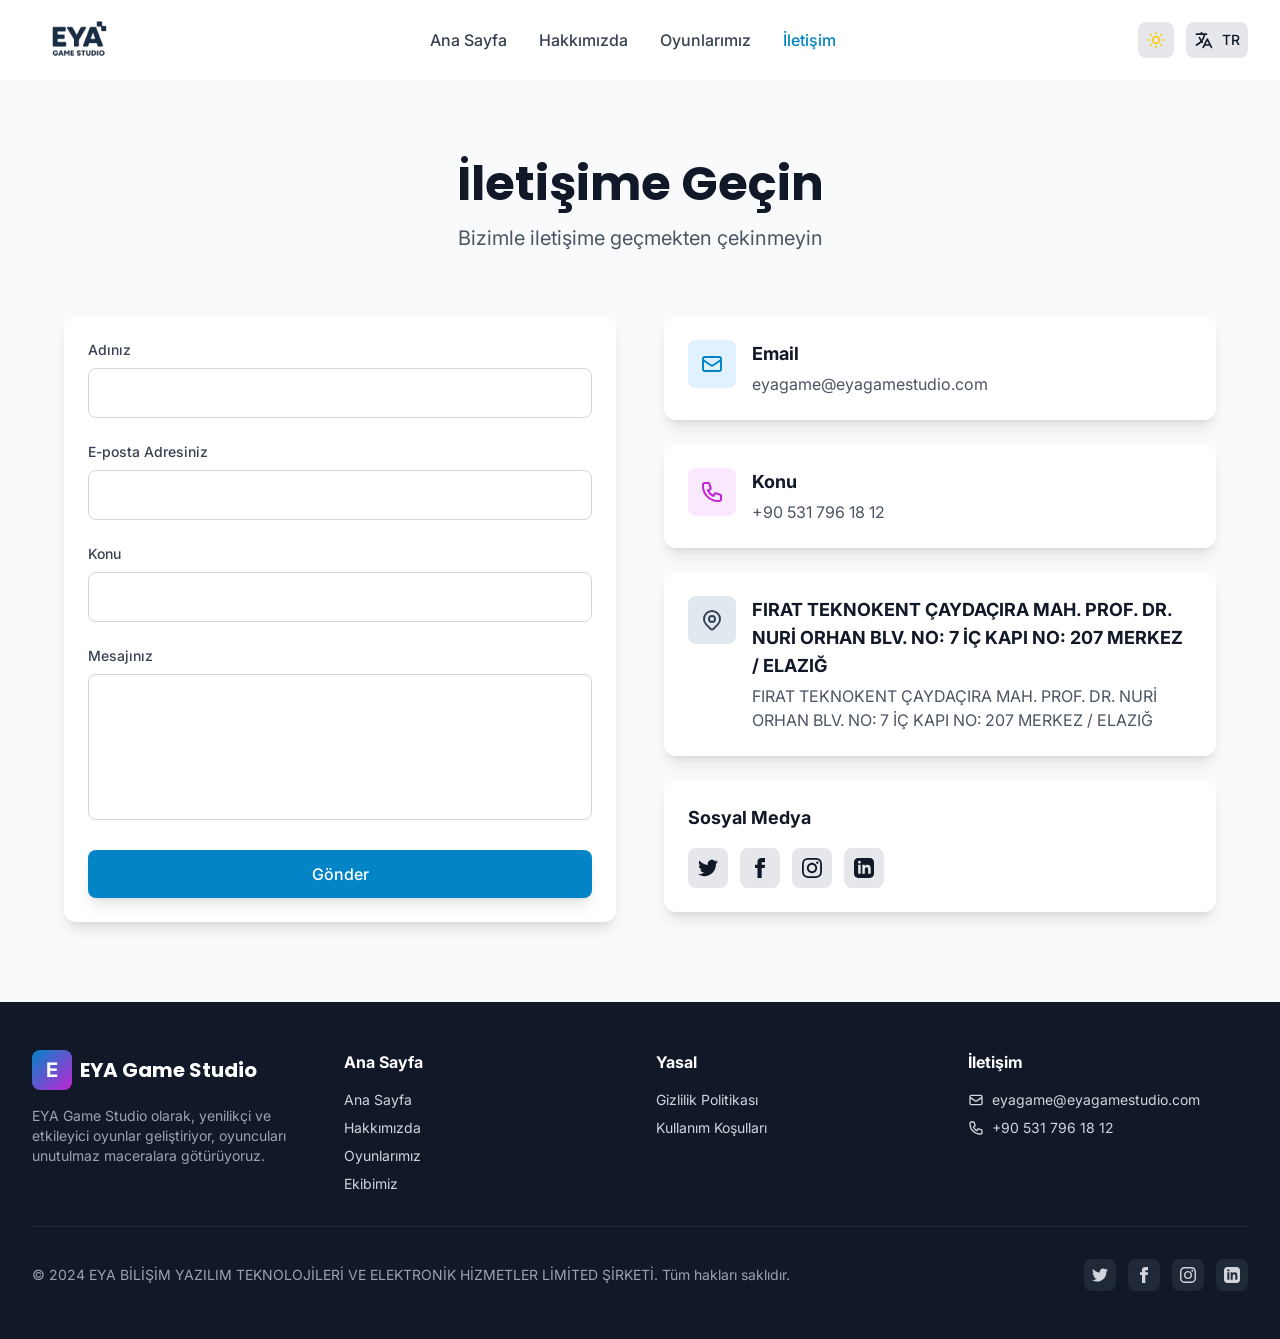
<file: contact/index.html>
<!DOCTYPE html><html  lang="tr"><head><meta charset="utf-8"><meta name="viewport" content="width=device-width, initial-scale=1"><title>İletişim - EYA Game Studio</title><link rel="preconnect" href="https://fonts.googleapis.com"><link rel="preconnect" href="https://fonts.gstatic.com" crossorigin><link rel="stylesheet" href="https://fonts.googleapis.com/css2?family=Inter:wght@300;400;500;600;700;800&family=Poppins:wght@400;500;600;700;800&display=swap"><link rel="stylesheet" href="/_nuxt/entry.gsQC4TxQ.css?v=eya20260803b" crossorigin><meta name="description" content="Professional game development studio creating innovative and engaging gaming experiences."><meta name="keywords" content="game studio, game development, indie games, gaming"><meta property="og:type" content="website"><meta property="og:title" content="EYA Game Studio"><meta property="og:description" content="Professional game development studio creating innovative gaming experiences."><meta property="og:image" content="https://eyagamestudio.com/logo.jpeg"><link rel="icon" type="image/jpeg" href="/logo.jpeg"><script>"use strict";(()=>{const t=window,e=document.documentElement,c=["dark","light"],n=getStorageValue("localStorage","nuxt-color-mode")||"system";let i=n==="system"?u():n;const r=e.getAttribute("data-color-mode-forced");r&&(i=r),l(i),t["__NUXT_COLOR_MODE__"]={preference:n,value:i,getColorScheme:u,addColorScheme:l,removeColorScheme:d};function l(o){const s=""+o+"",a="";e.classList?e.classList.add(s):e.className+=" "+s,a&&e.setAttribute("data-"+a,o)}function d(o){const s=""+o+"",a="";e.classList?e.classList.remove(s):e.className=e.className.replace(new RegExp(s,"g"),""),a&&e.removeAttribute("data-"+a)}function f(o){return t.matchMedia("(prefers-color-scheme"+o+")")}function u(){if(t.matchMedia&&f("").media!=="not all"){for(const o of c)if(f(":"+o).matches)return o}return"dark"}})();function getStorageValue(t,e){switch(t){case"localStorage":return window.localStorage.getItem(e);case"sessionStorage":return window.sessionStorage.getItem(e);case"cookie":return getCookie(e);default:return null}}function getCookie(t){const c=("; "+window.document.cookie).split("; "+t+"=");if(c.length===2)return c.pop()?.split(";").shift()}</script></head><body><div id="__nuxt"><div class="min-h-screen"><nav class="fixed w-full top-0 z-50 transition-all duration-300 bg-transparent"><div class="container-custom"><div class="flex items-center justify-between h-20"><a href="/" class="flex items-center space-x-2"><img src="/logo.jpeg" alt="EYA Game Studio" class="h-24 w-24 rounded-lg object-contain drop-shadow-[0_0_8px_rgba(255,255,255,1)] drop-shadow-[0_0_15px_rgba(255,255,255,0.6)]" width="96" height="96"></a><div class="hidden md:flex items-center space-x-8"><!--[--><a href="/" class="text-gray-700 dark:text-gray-300 hover:text-primary-600 dark:hover:text-primary-400 transition-colors font-medium">Ana Sayfa</a><a href="/about" class="text-gray-700 dark:text-gray-300 hover:text-primary-600 dark:hover:text-primary-400 transition-colors font-medium">Hakkımızda</a><a href="/games" class="text-gray-700 dark:text-gray-300 hover:text-primary-600 dark:hover:text-primary-400 transition-colors font-medium">Oyunlarımız</a><a aria-current="page" href="/contact" class="text-primary-600 dark:text-primary-400 font-bold router-link-exact-active text-gray-700 dark:text-gray-300 hover:text-primary-600 dark:hover:text-primary-400 transition-colors font-medium">İletişim</a><!--]--></div><div class="flex items-center gap-3"><button class="p-2 rounded-lg bg-gray-200 dark:bg-gray-700 hover:bg-gray-300 dark:hover:bg-gray-600 transition-colors" aria-label="Tema Değiştir" title="Tema Değiştir"><svg xmlns="http://www.w3.org/2000/svg" class="h-5 w-5 text-yellow-400" fill="none" viewBox="0 0 24 24" stroke="currentColor"><path stroke-linecap="round" stroke-linejoin="round" stroke-width="2" d="M12 3v1m0 16v1m9-9h-1M4 12H3m15.364 6.364l-.707-.707M6.343 6.343l-.707-.707m12.728 0l-.707.707M6.343 17.657l-.707.707M16 12a4 4 0 11-8 0 4 4 0 018 0z"></path></svg></button><div class="relative"><button class="p-2 rounded-lg bg-gray-200 dark:bg-gray-700 hover:bg-gray-300 dark:hover:bg-gray-600 transition-colors flex items-center gap-2" aria-label="Dil Değiştir"><svg xmlns="http://www.w3.org/2000/svg" class="h-5 w-5" fill="none" viewBox="0 0 24 24" stroke="currentColor"><path stroke-linecap="round" stroke-linejoin="round" stroke-width="2" d="M3 5h12M9 3v2m1.048 9.5A18.022 18.022 0 016.412 9m6.088 9h7M11 21l5-10 5 10M12.751 5C11.783 10.77 8.07 15.61 3 18.129"></path></svg><span class="text-sm font-medium uppercase">tr</span></button><!----></div><button class="md:hidden p-2 rounded-lg bg-gray-200 dark:bg-gray-700 hover:bg-gray-300 dark:hover:bg-gray-600"><svg xmlns="http://www.w3.org/2000/svg" class="h-6 w-6" fill="none" viewBox="0 0 24 24" stroke="currentColor"><path stroke-linecap="round" stroke-linejoin="round" stroke-width="2" d="M4 6h16M4 12h16M4 18h16"></path></svg></button></div></div><!----></div></nav><!--[--><div class="pt-20"><section id="contact" class="section bg-gray-50 dark:bg-gray-800"><div class="container-custom"><div class="text-center mb-16 animate-slide-up"><h2 class="section-title">İletişime Geçin</h2><p class="section-subtitle">Bizimle iletişime geçmekten çekinmeyin</p></div><div class="grid lg:grid-cols-2 gap-12"><div class="animate-slide-up"><div class="card"><form class="space-y-6"><div><label class="block text-sm font-medium mb-2 text-gray-700 dark:text-gray-300">Adınız</label><input value="" type="text" class="w-full px-4 py-3 rounded-lg border border-gray-300 dark:border-gray-600 bg-white dark:bg-gray-700 focus:ring-2 focus:ring-primary-500 focus:border-transparent transition-colors" required></div><div><label class="block text-sm font-medium mb-2 text-gray-700 dark:text-gray-300">E-posta Adresiniz</label><input value="" type="email" class="w-full px-4 py-3 rounded-lg border border-gray-300 dark:border-gray-600 bg-white dark:bg-gray-700 focus:ring-2 focus:ring-primary-500 focus:border-transparent transition-colors" required></div><div><label class="block text-sm font-medium mb-2 text-gray-700 dark:text-gray-300">Konu</label><input value="" type="text" class="w-full px-4 py-3 rounded-lg border border-gray-300 dark:border-gray-600 bg-white dark:bg-gray-700 focus:ring-2 focus:ring-primary-500 focus:border-transparent transition-colors" required></div><div><label class="block text-sm font-medium mb-2 text-gray-700 dark:text-gray-300">Mesajınız</label><textarea rows="5" class="w-full px-4 py-3 rounded-lg border border-gray-300 dark:border-gray-600 bg-white dark:bg-gray-700 focus:ring-2 focus:ring-primary-500 focus:border-transparent transition-colors resize-none" required></textarea></div><button type="submit" class="btn btn-primary w-full">Gönder</button></form></div></div><div class="space-y-6 animate-slide-up"><div class="card card-hover flex items-start gap-4"><div class="w-12 h-12 bg-primary-100 dark:bg-primary-900/30 rounded-lg flex items-center justify-center flex-shrink-0"><svg xmlns="http://www.w3.org/2000/svg" class="h-6 w-6 text-primary-600" fill="none" viewBox="0 0 24 24" stroke="currentColor"><path stroke-linecap="round" stroke-linejoin="round" stroke-width="2" d="M3 8l7.89 5.26a2 2 0 002.22 0L21 8M5 19h14a2 2 0 002-2V7a2 2 0 00-2-2H5a2 2 0 00-2 2v10a2 2 0 002 2z"></path></svg></div><div><h3 class="font-bold text-lg mb-1 text-gray-900 dark:text-white">Email</h3><p class="text-gray-600 dark:text-gray-400">eyagame@eyagamestudio.com</p></div></div><div class="card card-hover flex items-start gap-4"><div class="w-12 h-12 bg-accent-100 dark:bg-accent-900/30 rounded-lg flex items-center justify-center flex-shrink-0"><svg xmlns="http://www.w3.org/2000/svg" class="h-6 w-6 text-accent-600" fill="none" viewBox="0 0 24 24" stroke="currentColor"><path stroke-linecap="round" stroke-linejoin="round" stroke-width="2" d="M3 5a2 2 0 012-2h3.28a1 1 0 01.948.684l1.498 4.493a1 1 0 01-.502 1.21l-2.257 1.13a11.042 11.042 0 005.516 5.516l1.13-2.257a1 1 0 011.21-.502l4.493 1.498a1 1 0 01.684.949V19a2 2 0 01-2 2h-1C9.716 21 3 14.284 3 6V5z"></path></svg></div><div><h3 class="font-bold text-lg mb-1 text-gray-900 dark:text-white">Konu</h3><p class="text-gray-600 dark:text-gray-400">+90 531 796 18 12</p></div></div><div class="card card-hover flex items-start gap-4"><div class="w-12 h-12 bg-secondary-200 dark:bg-secondary-700 rounded-lg flex items-center justify-center flex-shrink-0"><svg xmlns="http://www.w3.org/2000/svg" class="h-6 w-6 text-secondary-700 dark:text-secondary-300" fill="none" viewBox="0 0 24 24" stroke="currentColor"><path stroke-linecap="round" stroke-linejoin="round" stroke-width="2" d="M17.657 16.657L13.414 20.9a1.998 1.998 0 01-2.827 0l-4.244-4.243a8 8 0 1111.314 0z"></path><path stroke-linecap="round" stroke-linejoin="round" stroke-width="2" d="M15 11a3 3 0 11-6 0 3 3 0 016 0z"></path></svg></div><div><h3 class="font-bold text-lg mb-1 text-gray-900 dark:text-white">FIRAT TEKNOKENT ÇAYDAÇIRA MAH. PROF. DR. NURİ ORHAN BLV. NO: 7 İÇ KAPI NO: 207 MERKEZ / ELAZIĞ</h3><p class="text-gray-600 dark:text-gray-400">FIRAT TEKNOKENT ÇAYDAÇIRA MAH. PROF. DR. NURİ ORHAN BLV. NO: 7 İÇ KAPI NO: 207 MERKEZ / ELAZIĞ</p></div></div><div class="card"><h3 class="font-bold text-lg mb-4 text-gray-900 dark:text-white">Sosyal Medya</h3><div class="flex gap-3"><a href="#" class="w-10 h-10 bg-gray-200 dark:bg-gray-700 rounded-lg flex items-center justify-center hover:bg-primary-600 hover:text-white transition-colors"><svg xmlns="http://www.w3.org/2000/svg" class="h-5 w-5" fill="currentColor" viewBox="0 0 24 24"><path d="M24 4.557c-.883.392-1.832.656-2.828.775 1.017-.609 1.798-1.574 2.165-2.724-.951.564-2.005.974-3.127 1.195-.897-.957-2.178-1.555-3.594-1.555-3.179 0-5.515 2.966-4.797 6.045-4.091-.205-7.719-2.165-10.148-5.144-1.29 2.213-.669 5.108 1.523 6.574-.806-.026-1.566-.247-2.229-.616-.054 2.281 1.581 4.415 3.949 4.89-.693.188-1.452.232-2.224.084.626 1.956 2.444 3.379 4.6 3.419-2.07 1.623-4.678 2.348-7.29 2.04 2.179 1.397 4.768 2.212 7.548 2.212 9.142 0 14.307-7.721 13.995-14.646.962-.695 1.797-1.562 2.457-2.549z"></path></svg></a><a href="#" class="w-10 h-10 bg-gray-200 dark:bg-gray-700 rounded-lg flex items-center justify-center hover:bg-primary-600 hover:text-white transition-colors"><svg xmlns="http://www.w3.org/2000/svg" class="h-5 w-5" fill="currentColor" viewBox="0 0 24 24"><path d="M9 8h-3v4h3v12h5v-12h3.642l.358-4h-4v-1.667c0-.955.192-1.333 1.115-1.333h2.885v-5h-3.808c-3.596 0-5.192 1.583-5.192 4.615v3.385z"></path></svg></a><a href="#" class="w-10 h-10 bg-gray-200 dark:bg-gray-700 rounded-lg flex items-center justify-center hover:bg-primary-600 hover:text-white transition-colors"><svg xmlns="http://www.w3.org/2000/svg" class="h-5 w-5" fill="currentColor" viewBox="0 0 24 24"><path d="M12 2.163c3.204 0 3.584.012 4.85.07 3.252.148 4.771 1.691 4.919 4.919.058 1.265.069 1.645.069 4.849 0 3.205-.012 3.584-.069 4.849-.149 3.225-1.664 4.771-4.919 4.919-1.266.058-1.644.07-4.85.07-3.204 0-3.584-.012-4.849-.07-3.26-.149-4.771-1.699-4.919-4.92-.058-1.265-.07-1.644-.07-4.849 0-3.204.013-3.583.07-4.849.149-3.227 1.664-4.771 4.919-4.919 1.266-.057 1.645-.069 4.849-.069zm0-2.163c-3.259 0-3.667.014-4.947.072-4.358.2-6.78 2.618-6.98 6.98-.059 1.281-.073 1.689-.073 4.948 0 3.259.014 3.668.072 4.948.2 4.358 2.618 6.78 6.98 6.98 1.281.058 1.689.072 4.948.072 3.259 0 3.668-.014 4.948-.072 4.354-.2 6.782-2.618 6.979-6.98.059-1.28.073-1.689.073-4.948 0-3.259-.014-3.667-.072-4.947-.196-4.354-2.617-6.78-6.979-6.98-1.281-.059-1.69-.073-4.949-.073zm0 5.838c-3.403 0-6.162 2.759-6.162 6.162s2.759 6.163 6.162 6.163 6.162-2.759 6.162-6.163c0-3.403-2.759-6.162-6.162-6.162zm0 10.162c-2.209 0-4-1.79-4-4 0-2.209 1.791-4 4-4s4 1.791 4 4c0 2.21-1.791 4-4 4zm6.406-11.845c-.796 0-1.441.645-1.441 1.44s.645 1.44 1.441 1.44c.795 0 1.439-.645 1.439-1.44s-.644-1.44-1.439-1.44z"></path></svg></a><a href="#" class="w-10 h-10 bg-gray-200 dark:bg-gray-700 rounded-lg flex items-center justify-center hover:bg-primary-600 hover:text-white transition-colors"><svg xmlns="http://www.w3.org/2000/svg" class="h-5 w-5" fill="currentColor" viewBox="0 0 24 24"><path d="M19 0h-14c-2.761 0-5 2.239-5 5v14c0 2.761 2.239 5 5 5h14c2.762 0 5-2.239 5-5v-14c0-2.761-2.238-5-5-5zm-11 19h-3v-11h3v11zm-1.5-12.268c-.966 0-1.75-.79-1.75-1.764s.784-1.764 1.75-1.764 1.75.79 1.75 1.764-.783 1.764-1.75 1.764zm13.5 12.268h-3v-5.604c0-3.368-4-3.113-4 0v5.604h-3v-11h3v1.765c1.396-2.586 7-2.777 7 2.476v6.759z"></path></svg></a></div></div></div></div></div></section></div><!--]--><footer class="bg-gray-900 text-gray-300 py-12"><div class="container-custom"><div class="grid md:grid-cols-4 gap-8 mb-8"><div><div class="flex items-center space-x-2 mb-4"><div class="w-10 h-10 bg-gradient-to-br from-primary-600 to-accent-600 rounded-lg flex items-center justify-center"><span class="text-white font-bold text-xl">E</span></div><span class="text-xl font-bold font-display text-white"> EYA Game Studio </span></div><p class="text-sm text-gray-400">EYA Game Studio olarak, yenilikçi ve etkileyici oyunlar geliştiriyor, oyuncuları unutulmaz maceralara götürüyoruz.</p></div><div><h3 class="font-bold text-white mb-4">Ana Sayfa</h3><ul class="space-y-2 text-sm"><li><a href="#home" class="hover:text-primary-400 transition-colors">Ana Sayfa</a></li><li><a href="#about" class="hover:text-primary-400 transition-colors">Hakkımızda</a></li><li><a href="#games" class="hover:text-primary-400 transition-colors">Oyunlarımız</a></li><li><a href="#team" class="hover:text-primary-400 transition-colors">Ekibimiz</a></li></ul></div><div><h3 class="font-bold text-white mb-4">Yasal</h3><ul class="space-y-2 text-sm"><li><a href="#" class="hover:text-primary-400 transition-colors">Gizlilik Politikası</a></li><li><a href="#" class="hover:text-primary-400 transition-colors">Kullanım Koşulları</a></li></ul></div><div><h3 class="font-bold text-white mb-4">İletişim</h3><ul class="space-y-2 text-sm"><li class="flex items-center gap-2"><svg xmlns="http://www.w3.org/2000/svg" class="h-4 w-4" fill="none" viewBox="0 0 24 24" stroke="currentColor"><path stroke-linecap="round" stroke-linejoin="round" stroke-width="2" d="M3 8l7.89 5.26a2 2 0 002.22 0L21 8M5 19h14a2 2 0 002-2V7a2 2 0 00-2-2H5a2 2 0 00-2 2v10a2 2 0 002 2z"></path></svg><span>eyagame@eyagamestudio.com</span></li><li class="flex items-center gap-2"><svg xmlns="http://www.w3.org/2000/svg" class="h-4 w-4" fill="none" viewBox="0 0 24 24" stroke="currentColor"><path stroke-linecap="round" stroke-linejoin="round" stroke-width="2" d="M3 5a2 2 0 012-2h3.28a1 1 0 01.948.684l1.498 4.493a1 1 0 01-.502 1.21l-2.257 1.13a11.042 11.042 0 005.516 5.516l1.13-2.257a1 1 0 011.21-.502l4.493 1.498a1 1 0 01.684.949V19a2 2 0 01-2 2h-1C9.716 21 3 14.284 3 6V5z"></path></svg><span>+90 531 796 18 12</span></li></ul></div></div><div class="border-t border-gray-800 pt-8 flex flex-col md:flex-row justify-between items-center gap-4"><p class="text-sm text-gray-400">© 2024 EYA BİLİŞİM YAZILIM TEKNOLOJİLERİ VE ELEKTRONİK HİZMETLER LİMİTED ŞİRKETİ. Tüm hakları saklıdır.</p><div class="flex gap-3"><a href="#" class="w-8 h-8 bg-gray-800 rounded-lg flex items-center justify-center hover:bg-primary-600 transition-colors"><svg xmlns="http://www.w3.org/2000/svg" class="h-4 w-4" fill="currentColor" viewBox="0 0 24 24"><path d="M24 4.557c-.883.392-1.832.656-2.828.775 1.017-.609 1.798-1.574 2.165-2.724-.951.564-2.005.974-3.127 1.195-.897-.957-2.178-1.555-3.594-1.555-3.179 0-5.515 2.966-4.797 6.045-4.091-.205-7.719-2.165-10.148-5.144-1.29 2.213-.669 5.108 1.523 6.574-.806-.026-1.566-.247-2.229-.616-.054 2.281 1.581 4.415 3.949 4.89-.693.188-1.452.232-2.224.084.626 1.956 2.444 3.379 4.6 3.419-2.07 1.623-4.678 2.348-7.29 2.04 2.179 1.397 4.768 2.212 7.548 2.212 9.142 0 14.307-7.721 13.995-14.646.962-.695 1.797-1.562 2.457-2.549z"></path></svg></a><a href="#" class="w-8 h-8 bg-gray-800 rounded-lg flex items-center justify-center hover:bg-primary-600 transition-colors"><svg xmlns="http://www.w3.org/2000/svg" class="h-4 w-4" fill="currentColor" viewBox="0 0 24 24"><path d="M9 8h-3v4h3v12h5v-12h3.642l.358-4h-4v-1.667c0-.955.192-1.333 1.115-1.333h2.885v-5h-3.808c-3.596 0-5.192 1.583-5.192 4.615v3.385z"></path></svg></a><a href="#" class="w-8 h-8 bg-gray-800 rounded-lg flex items-center justify-center hover:bg-primary-600 transition-colors"><svg xmlns="http://www.w3.org/2000/svg" class="h-4 w-4" fill="currentColor" viewBox="0 0 24 24"><path d="M12 2.163c3.204 0 3.584.012 4.85.07 3.252.148 4.771 1.691 4.919 4.919.058 1.265.069 1.645.069 4.849 0 3.205-.012 3.584-.069 4.849-.149 3.225-1.664 4.771-4.919 4.919-1.266.058-1.644.07-4.85.07-3.204 0-3.584-.012-4.849-.07-3.26-.149-4.771-1.699-4.919-4.92-.058-1.265-.07-1.644-.07-4.849 0-3.204.013-3.583.07-4.849.149-3.227 1.664-4.771 4.919-4.919 1.266-.057 1.645-.069 4.849-.069zm0-2.163c-3.259 0-3.667.014-4.947.072-4.358.2-6.78 2.618-6.98 6.98-.059 1.281-.073 1.689-.073 4.948 0 3.259.014 3.668.072 4.948.2 4.358 2.618 6.78 6.98 6.98 1.281.058 1.689.072 4.948.072 3.259 0 3.668-.014 4.948-.072 4.354-.2 6.782-2.618 6.979-6.98.059-1.28.073-1.689.073-4.948 0-3.259-.014-3.667-.072-4.947-.196-4.354-2.617-6.78-6.979-6.98-1.281-.059-1.69-.073-4.949-.073zm0 5.838c-3.403 0-6.162 2.759-6.162 6.162s2.759 6.163 6.162 6.163 6.162-2.759 6.162-6.163c0-3.403-2.759-6.162-6.162-6.162zm0 10.162c-2.209 0-4-1.79-4-4 0-2.209 1.791-4 4-4s4 1.791 4 4c0 2.21-1.791 4-4 4zm6.406-11.845c-.796 0-1.441.645-1.441 1.44s.645 1.44 1.441 1.44c.795 0 1.439-.645 1.439-1.44s-.644-1.44-1.439-1.44z"></path></svg></a><a href="#" class="w-8 h-8 bg-gray-800 rounded-lg flex items-center justify-center hover:bg-primary-600 transition-colors"><svg xmlns="http://www.w3.org/2000/svg" class="h-4 w-4" fill="currentColor" viewBox="0 0 24 24"><path d="M19 0h-14c-2.761 0-5 2.239-5 5v14c0 2.761 2.239 5 5 5h14c2.762 0 5-2.239 5-5v-14c0-2.761-2.238-5-5-5zm-11 19h-3v-11h3v11zm-1.5-12.268c-.966 0-1.75-.79-1.75-1.764s.784-1.764 1.75-1.764 1.75.79 1.75 1.764-.783 1.764-1.75 1.764zm13.5 12.268h-3v-5.604c0-3.368-4-3.113-4 0v5.604h-3v-11h3v1.765c1.396-2.586 7-2.777 7 2.476v6.759z"></path></svg></a></div></div></div></footer></div></div><script src="/main.js"></script>
</body></html>
</file>
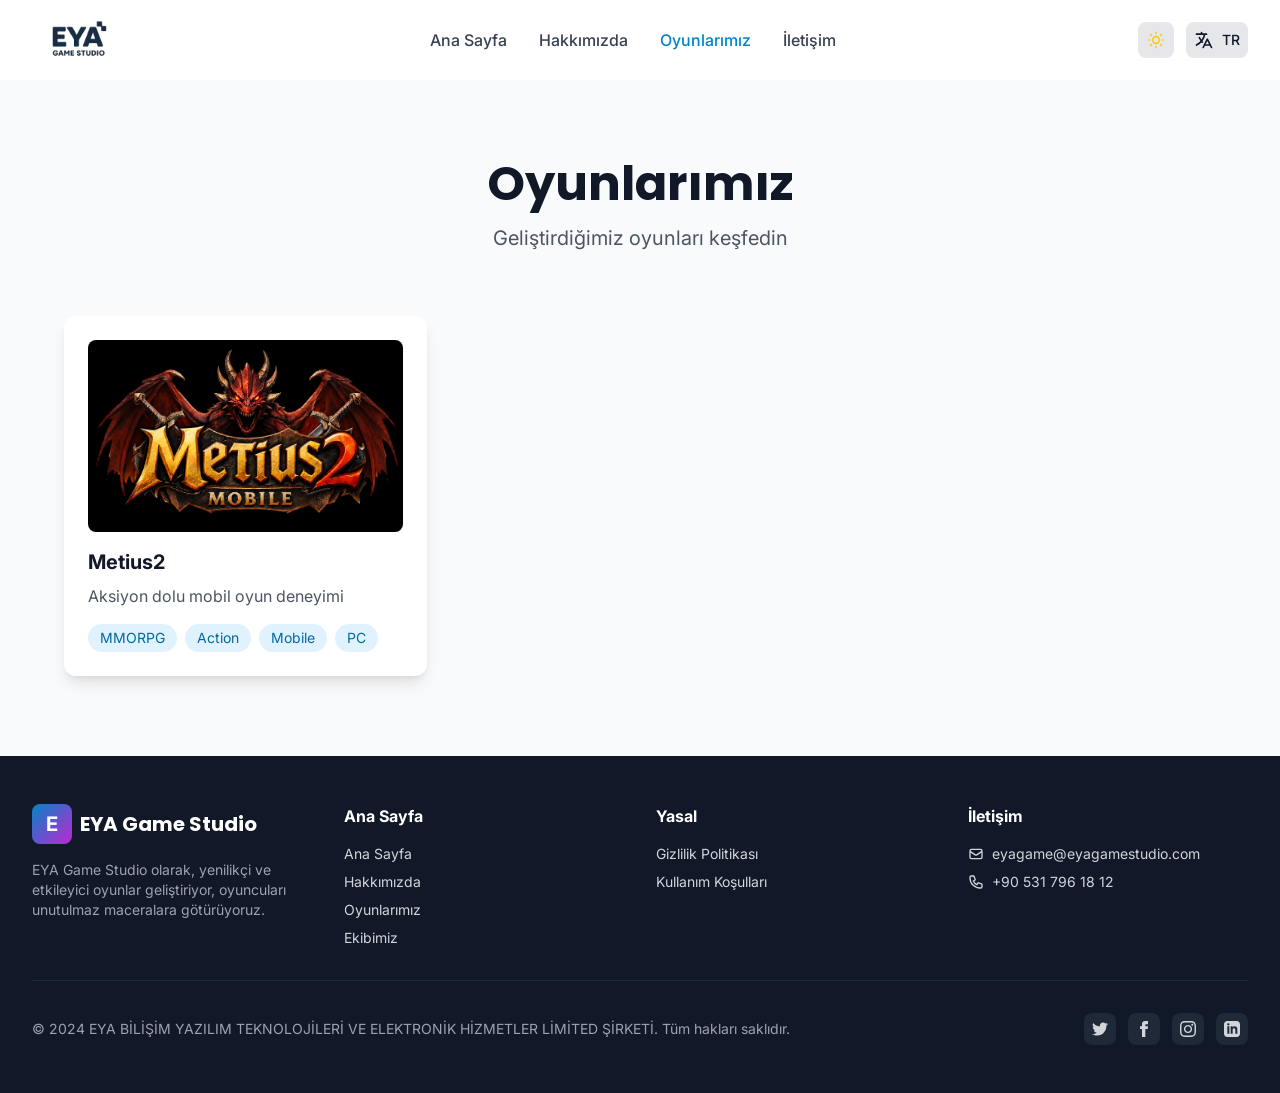
<file: games/index.html>
<!DOCTYPE html><html  lang="tr"><head><meta charset="utf-8"><meta name="viewport" content="width=device-width, initial-scale=1"><title>Oyunlarımız - EYA Game Studio</title><link rel="preconnect" href="https://fonts.googleapis.com"><link rel="preconnect" href="https://fonts.gstatic.com" crossorigin><link rel="stylesheet" href="https://fonts.googleapis.com/css2?family=Inter:wght@300;400;500;600;700;800&family=Poppins:wght@400;500;600;700;800&display=swap"><link rel="stylesheet" href="/_nuxt/entry.gsQC4TxQ.css?v=eya20260803b" crossorigin><meta name="description" content="Professional game development studio creating innovative and engaging gaming experiences."><meta name="keywords" content="game studio, game development, indie games, gaming"><meta property="og:type" content="website"><meta property="og:title" content="EYA Game Studio"><meta property="og:description" content="Professional game development studio creating innovative gaming experiences."><meta property="og:image" content="https://eyagamestudio.com/logo.jpeg"><link rel="icon" type="image/jpeg" href="/logo.jpeg"><script>"use strict";(()=>{const t=window,e=document.documentElement,c=["dark","light"],n=getStorageValue("localStorage","nuxt-color-mode")||"system";let i=n==="system"?u():n;const r=e.getAttribute("data-color-mode-forced");r&&(i=r),l(i),t["__NUXT_COLOR_MODE__"]={preference:n,value:i,getColorScheme:u,addColorScheme:l,removeColorScheme:d};function l(o){const s=""+o+"",a="";e.classList?e.classList.add(s):e.className+=" "+s,a&&e.setAttribute("data-"+a,o)}function d(o){const s=""+o+"",a="";e.classList?e.classList.remove(s):e.className=e.className.replace(new RegExp(s,"g"),""),a&&e.removeAttribute("data-"+a)}function f(o){return t.matchMedia("(prefers-color-scheme"+o+")")}function u(){if(t.matchMedia&&f("").media!=="not all"){for(const o of c)if(f(":"+o).matches)return o}return"dark"}})();function getStorageValue(t,e){switch(t){case"localStorage":return window.localStorage.getItem(e);case"sessionStorage":return window.sessionStorage.getItem(e);case"cookie":return getCookie(e);default:return null}}function getCookie(t){const c=("; "+window.document.cookie).split("; "+t+"=");if(c.length===2)return c.pop()?.split(";").shift()}</script></head><body><div id="__nuxt"><div class="min-h-screen"><nav class="fixed w-full top-0 z-50 transition-all duration-300 bg-transparent"><div class="container-custom"><div class="flex items-center justify-between h-20"><a href="/" class="flex items-center space-x-2"><img src="/logo.jpeg" alt="EYA Game Studio" class="h-24 w-24 rounded-lg object-contain drop-shadow-[0_0_8px_rgba(255,255,255,1)] drop-shadow-[0_0_15px_rgba(255,255,255,0.6)]" width="96" height="96"></a><div class="hidden md:flex items-center space-x-8"><!--[--><a href="/" class="text-gray-700 dark:text-gray-300 hover:text-primary-600 dark:hover:text-primary-400 transition-colors font-medium">Ana Sayfa</a><a href="/about" class="text-gray-700 dark:text-gray-300 hover:text-primary-600 dark:hover:text-primary-400 transition-colors font-medium">Hakkımızda</a><a aria-current="page" href="/games" class="text-primary-600 dark:text-primary-400 font-bold router-link-exact-active text-gray-700 dark:text-gray-300 hover:text-primary-600 dark:hover:text-primary-400 transition-colors font-medium">Oyunlarımız</a><a href="/contact" class="text-gray-700 dark:text-gray-300 hover:text-primary-600 dark:hover:text-primary-400 transition-colors font-medium">İletişim</a><!--]--></div><div class="flex items-center gap-3"><button class="p-2 rounded-lg bg-gray-200 dark:bg-gray-700 hover:bg-gray-300 dark:hover:bg-gray-600 transition-colors" aria-label="Tema Değiştir" title="Tema Değiştir"><svg xmlns="http://www.w3.org/2000/svg" class="h-5 w-5 text-yellow-400" fill="none" viewBox="0 0 24 24" stroke="currentColor"><path stroke-linecap="round" stroke-linejoin="round" stroke-width="2" d="M12 3v1m0 16v1m9-9h-1M4 12H3m15.364 6.364l-.707-.707M6.343 6.343l-.707-.707m12.728 0l-.707.707M6.343 17.657l-.707.707M16 12a4 4 0 11-8 0 4 4 0 018 0z"></path></svg></button><div class="relative"><button class="p-2 rounded-lg bg-gray-200 dark:bg-gray-700 hover:bg-gray-300 dark:hover:bg-gray-600 transition-colors flex items-center gap-2" aria-label="Dil Değiştir"><svg xmlns="http://www.w3.org/2000/svg" class="h-5 w-5" fill="none" viewBox="0 0 24 24" stroke="currentColor"><path stroke-linecap="round" stroke-linejoin="round" stroke-width="2" d="M3 5h12M9 3v2m1.048 9.5A18.022 18.022 0 016.412 9m6.088 9h7M11 21l5-10 5 10M12.751 5C11.783 10.77 8.07 15.61 3 18.129"></path></svg><span class="text-sm font-medium uppercase">tr</span></button><!----></div><button class="md:hidden p-2 rounded-lg bg-gray-200 dark:bg-gray-700 hover:bg-gray-300 dark:hover:bg-gray-600"><svg xmlns="http://www.w3.org/2000/svg" class="h-6 w-6" fill="none" viewBox="0 0 24 24" stroke="currentColor"><path stroke-linecap="round" stroke-linejoin="round" stroke-width="2" d="M4 6h16M4 12h16M4 18h16"></path></svg></button></div></div><!----></div></nav><!--[--><div class="pt-20"><section id="games" class="section bg-gray-50 dark:bg-gray-800"><div class="container-custom"><div class="text-center mb-16 animate-slide-up"><h2 class="section-title">Oyunlarımız</h2><p class="section-subtitle">Geliştirdiğimiz oyunları keşfedin</p></div><div class="grid md:grid-cols-2 lg:grid-cols-3 gap-8"><!--[--><a href="/games/metius2" class="card card-hover group overflow-hidden cursor-pointer animate-scale-in block" style="animation-delay:0ms;"><div class="relative h-48 rounded-lg mb-4 overflow-hidden">
<img src="/media/Logo_img.png" alt="Metius2" class="absolute inset-0 w-full h-full object-cover">
<div class="absolute inset-0 bg-black/60 opacity-0 group-hover:opacity-100 transition-opacity flex items-center justify-center"><span class="text-white font-semibold">Detayları Gör</span></div></div><h3 class="text-xl font-bold mb-2 text-gray-900 dark:text-white">Metius2</h3><p class="text-gray-600 dark:text-gray-400 mb-4">Aksiyon dolu mobil oyun deneyimi</p><div class="flex flex-wrap gap-2"><!--[--><span class="px-3 py-1 bg-primary-100 dark:bg-primary-900/30 text-primary-700 dark:text-primary-300 rounded-full text-sm">MMORPG</span><span class="px-3 py-1 bg-primary-100 dark:bg-primary-900/30 text-primary-700 dark:text-primary-300 rounded-full text-sm">Action</span><span class="px-3 py-1 bg-primary-100 dark:bg-primary-900/30 text-primary-700 dark:text-primary-300 rounded-full text-sm">Mobile</span><span class="px-3 py-1 bg-primary-100 dark:bg-primary-900/30 text-primary-700 dark:text-primary-300 rounded-full text-sm">PC</span><!--]--></div></a><!--]--></div></div></section></div><!--]--><footer class="bg-gray-900 text-gray-300 py-12"><div class="container-custom"><div class="grid md:grid-cols-4 gap-8 mb-8"><div><div class="flex items-center space-x-2 mb-4"><div class="w-10 h-10 bg-gradient-to-br from-primary-600 to-accent-600 rounded-lg flex items-center justify-center"><span class="text-white font-bold text-xl">E</span></div><span class="text-xl font-bold font-display text-white"> EYA Game Studio </span></div><p class="text-sm text-gray-400">EYA Game Studio olarak, yenilikçi ve etkileyici oyunlar geliştiriyor, oyuncuları unutulmaz maceralara götürüyoruz.</p></div><div><h3 class="font-bold text-white mb-4">Ana Sayfa</h3><ul class="space-y-2 text-sm"><li><a href="#home" class="hover:text-primary-400 transition-colors">Ana Sayfa</a></li><li><a href="#about" class="hover:text-primary-400 transition-colors">Hakkımızda</a></li><li><a href="#games" class="hover:text-primary-400 transition-colors">Oyunlarımız</a></li><li><a href="#team" class="hover:text-primary-400 transition-colors">Ekibimiz</a></li></ul></div><div><h3 class="font-bold text-white mb-4">Yasal</h3><ul class="space-y-2 text-sm"><li><a href="#" class="hover:text-primary-400 transition-colors">Gizlilik Politikası</a></li><li><a href="#" class="hover:text-primary-400 transition-colors">Kullanım Koşulları</a></li></ul></div><div><h3 class="font-bold text-white mb-4">İletişim</h3><ul class="space-y-2 text-sm"><li class="flex items-center gap-2"><svg xmlns="http://www.w3.org/2000/svg" class="h-4 w-4" fill="none" viewBox="0 0 24 24" stroke="currentColor"><path stroke-linecap="round" stroke-linejoin="round" stroke-width="2" d="M3 8l7.89 5.26a2 2 0 002.22 0L21 8M5 19h14a2 2 0 002-2V7a2 2 0 00-2-2H5a2 2 0 00-2 2v10a2 2 0 002 2z"></path></svg><span>eyagame@eyagamestudio.com</span></li><li class="flex items-center gap-2"><svg xmlns="http://www.w3.org/2000/svg" class="h-4 w-4" fill="none" viewBox="0 0 24 24" stroke="currentColor"><path stroke-linecap="round" stroke-linejoin="round" stroke-width="2" d="M3 5a2 2 0 012-2h3.28a1 1 0 01.948.684l1.498 4.493a1 1 0 01-.502 1.21l-2.257 1.13a11.042 11.042 0 005.516 5.516l1.13-2.257a1 1 0 011.21-.502l4.493 1.498a1 1 0 01.684.949V19a2 2 0 01-2 2h-1C9.716 21 3 14.284 3 6V5z"></path></svg><span>+90 531 796 18 12</span></li></ul></div></div><div class="border-t border-gray-800 pt-8 flex flex-col md:flex-row justify-between items-center gap-4"><p class="text-sm text-gray-400">© 2024 EYA BİLİŞİM YAZILIM TEKNOLOJİLERİ VE ELEKTRONİK HİZMETLER LİMİTED ŞİRKETİ. Tüm hakları saklıdır.</p><div class="flex gap-3"><a href="#" class="w-8 h-8 bg-gray-800 rounded-lg flex items-center justify-center hover:bg-primary-600 transition-colors"><svg xmlns="http://www.w3.org/2000/svg" class="h-4 w-4" fill="currentColor" viewBox="0 0 24 24"><path d="M24 4.557c-.883.392-1.832.656-2.828.775 1.017-.609 1.798-1.574 2.165-2.724-.951.564-2.005.974-3.127 1.195-.897-.957-2.178-1.555-3.594-1.555-3.179 0-5.515 2.966-4.797 6.045-4.091-.205-7.719-2.165-10.148-5.144-1.29 2.213-.669 5.108 1.523 6.574-.806-.026-1.566-.247-2.229-.616-.054 2.281 1.581 4.415 3.949 4.89-.693.188-1.452.232-2.224.084.626 1.956 2.444 3.379 4.6 3.419-2.07 1.623-4.678 2.348-7.29 2.04 2.179 1.397 4.768 2.212 7.548 2.212 9.142 0 14.307-7.721 13.995-14.646.962-.695 1.797-1.562 2.457-2.549z"></path></svg></a><a href="#" class="w-8 h-8 bg-gray-800 rounded-lg flex items-center justify-center hover:bg-primary-600 transition-colors"><svg xmlns="http://www.w3.org/2000/svg" class="h-4 w-4" fill="currentColor" viewBox="0 0 24 24"><path d="M9 8h-3v4h3v12h5v-12h3.642l.358-4h-4v-1.667c0-.955.192-1.333 1.115-1.333h2.885v-5h-3.808c-3.596 0-5.192 1.583-5.192 4.615v3.385z"></path></svg></a><a href="#" class="w-8 h-8 bg-gray-800 rounded-lg flex items-center justify-center hover:bg-primary-600 transition-colors"><svg xmlns="http://www.w3.org/2000/svg" class="h-4 w-4" fill="currentColor" viewBox="0 0 24 24"><path d="M12 2.163c3.204 0 3.584.012 4.85.07 3.252.148 4.771 1.691 4.919 4.919.058 1.265.069 1.645.069 4.849 0 3.205-.012 3.584-.069 4.849-.149 3.225-1.664 4.771-4.919 4.919-1.266.058-1.644.07-4.85.07-3.204 0-3.584-.012-4.849-.07-3.26-.149-4.771-1.699-4.919-4.92-.058-1.265-.07-1.644-.07-4.849 0-3.204.013-3.583.07-4.849.149-3.227 1.664-4.771 4.919-4.919 1.266-.057 1.645-.069 4.849-.069zm0-2.163c-3.259 0-3.667.014-4.947.072-4.358.2-6.78 2.618-6.98 6.98-.059 1.281-.073 1.689-.073 4.948 0 3.259.014 3.668.072 4.948.2 4.358 2.618 6.78 6.98 6.98 1.281.058 1.689.072 4.948.072 3.259 0 3.668-.014 4.948-.072 4.354-.2 6.782-2.618 6.979-6.98.059-1.28.073-1.689.073-4.948 0-3.259-.014-3.667-.072-4.947-.196-4.354-2.617-6.78-6.979-6.98-1.281-.059-1.69-.073-4.949-.073zm0 5.838c-3.403 0-6.162 2.759-6.162 6.162s2.759 6.163 6.162 6.163 6.162-2.759 6.162-6.163c0-3.403-2.759-6.162-6.162-6.162zm0 10.162c-2.209 0-4-1.79-4-4 0-2.209 1.791-4 4-4s4 1.791 4 4c0 2.21-1.791 4-4 4zm6.406-11.845c-.796 0-1.441.645-1.441 1.44s.645 1.44 1.441 1.44c.795 0 1.439-.645 1.439-1.44s-.644-1.44-1.439-1.44z"></path></svg></a><a href="https://tr.linkedin.com/company/eya-game-studio" target="_blank" rel="noopener" class="w-8 h-8 bg-gray-800 rounded-lg flex items-center justify-center hover:bg-primary-600 transition-colors"><svg xmlns="http://www.w3.org/2000/svg" class="h-4 w-4" fill="currentColor" viewBox="0 0 24 24"><path d="M19 0h-14c-2.761 0-5 2.239-5 5v14c0 2.761 2.239 5 5 5h14c2.762 0 5-2.239 5-5v-14c0-2.761-2.238-5-5-5zm-11 19h-3v-11h3v11zm-1.5-12.268c-.966 0-1.75-.79-1.75-1.764s.784-1.764 1.75-1.764 1.75.79 1.75 1.764-.783 1.764-1.75 1.764zm13.5 12.268h-3v-5.604c0-3.368-4-3.113-4 0v5.604h-3v-11h3v1.765c1.396-2.586 7-2.777 7 2.476v6.759z"></path></svg></a></div></div></div></footer></div></div><script src="/main.js"></script>
</body></html>
</file>
<file: _nuxt/entry.gsQC4TxQ.css>
*,:after,:before{--tw-border-spacing-x:0;--tw-border-spacing-y:0;--tw-translate-x:0;--tw-translate-y:0;--tw-rotate:0;--tw-skew-x:0;--tw-skew-y:0;--tw-scale-x:1;--tw-scale-y:1;--tw-pan-x: ;--tw-pan-y: ;--tw-pinch-zoom: ;--tw-scroll-snap-strictness:proximity;--tw-gradient-from-position: ;--tw-gradient-via-position: ;--tw-gradient-to-position: ;--tw-ordinal: ;--tw-slashed-zero: ;--tw-numeric-figure: ;--tw-numeric-spacing: ;--tw-numeric-fraction: ;--tw-ring-inset: ;--tw-ring-offset-width:0px;--tw-ring-offset-color:#fff;--tw-ring-color:rgba(59,130,246,.5);--tw-ring-offset-shadow:0 0 #0000;--tw-ring-shadow:0 0 #0000;--tw-shadow:0 0 #0000;--tw-shadow-colored:0 0 #0000;--tw-blur: ;--tw-brightness: ;--tw-contrast: ;--tw-grayscale: ;--tw-hue-rotate: ;--tw-invert: ;--tw-saturate: ;--tw-sepia: ;--tw-drop-shadow: ;--tw-backdrop-blur: ;--tw-backdrop-brightness: ;--tw-backdrop-contrast: ;--tw-backdrop-grayscale: ;--tw-backdrop-hue-rotate: ;--tw-backdrop-invert: ;--tw-backdrop-opacity: ;--tw-backdrop-saturate: ;--tw-backdrop-sepia: ;--tw-contain-size: ;--tw-contain-layout: ;--tw-contain-paint: ;--tw-contain-style: }::backdrop{--tw-border-spacing-x:0;--tw-border-spacing-y:0;--tw-translate-x:0;--tw-translate-y:0;--tw-rotate:0;--tw-skew-x:0;--tw-skew-y:0;--tw-scale-x:1;--tw-scale-y:1;--tw-pan-x: ;--tw-pan-y: ;--tw-pinch-zoom: ;--tw-scroll-snap-strictness:proximity;--tw-gradient-from-position: ;--tw-gradient-via-position: ;--tw-gradient-to-position: ;--tw-ordinal: ;--tw-slashed-zero: ;--tw-numeric-figure: ;--tw-numeric-spacing: ;--tw-numeric-fraction: ;--tw-ring-inset: ;--tw-ring-offset-width:0px;--tw-ring-offset-color:#fff;--tw-ring-color:rgba(59,130,246,.5);--tw-ring-offset-shadow:0 0 #0000;--tw-ring-shadow:0 0 #0000;--tw-shadow:0 0 #0000;--tw-shadow-colored:0 0 #0000;--tw-blur: ;--tw-brightness: ;--tw-contrast: ;--tw-grayscale: ;--tw-hue-rotate: ;--tw-invert: ;--tw-saturate: ;--tw-sepia: ;--tw-drop-shadow: ;--tw-backdrop-blur: ;--tw-backdrop-brightness: ;--tw-backdrop-contrast: ;--tw-backdrop-grayscale: ;--tw-backdrop-hue-rotate: ;--tw-backdrop-invert: ;--tw-backdrop-opacity: ;--tw-backdrop-saturate: ;--tw-backdrop-sepia: ;--tw-contain-size: ;--tw-contain-layout: ;--tw-contain-paint: ;--tw-contain-style: }*,:after,:before{border:0 solid #e5e7eb;box-sizing:border-box}:after,:before{--tw-content:""}:host,html{line-height:1.5;-webkit-text-size-adjust:100%;font-family:Inter,sans-serif;font-feature-settings:normal;font-variation-settings:normal;-moz-tab-size:4;-o-tab-size:4;tab-size:4;-webkit-tap-highlight-color:transparent}body{line-height:inherit;margin:0}hr{border-top-width:1px;color:inherit;height:0}abbr:where([title]){-webkit-text-decoration:underline dotted;text-decoration:underline dotted}h1,h2,h3,h4,h5,h6{font-size:inherit;font-weight:inherit}a{color:inherit;text-decoration:inherit}b,strong{font-weight:bolder}code,kbd,pre,samp{font-family:ui-monospace,SFMono-Regular,Menlo,Monaco,Consolas,Liberation Mono,Courier New,monospace;font-feature-settings:normal;font-size:1em;font-variation-settings:normal}small{font-size:80%}sub,sup{font-size:75%;line-height:0;position:relative;vertical-align:baseline}sub{bottom:-.25em}sup{top:-.5em}table{border-collapse:collapse;border-color:inherit;text-indent:0}button,input,optgroup,select,textarea{color:inherit;font-family:inherit;font-feature-settings:inherit;font-size:100%;font-variation-settings:inherit;font-weight:inherit;letter-spacing:inherit;line-height:inherit;margin:0;padding:0}button,select{text-transform:none}button,input:where([type=button]),input:where([type=reset]),input:where([type=submit]){-webkit-appearance:button;background-color:transparent;background-image:none}:-moz-focusring{outline:auto}:-moz-ui-invalid{box-shadow:none}progress{vertical-align:baseline}::-webkit-inner-spin-button,::-webkit-outer-spin-button{height:auto}[type=search]{-webkit-appearance:textfield;outline-offset:-2px}::-webkit-search-decoration{-webkit-appearance:none}::-webkit-file-upload-button{-webkit-appearance:button;font:inherit}summary{display:list-item}blockquote,dd,dl,figure,h1,h2,h3,h4,h5,h6,hr,p,pre{margin:0}fieldset{margin:0}fieldset,legend{padding:0}menu,ol,ul{list-style:none;margin:0;padding:0}dialog{padding:0}textarea{resize:vertical}input::-moz-placeholder,textarea::-moz-placeholder{color:#9ca3af;opacity:1}input::placeholder,textarea::placeholder{color:#9ca3af;opacity:1}[role=button],button{cursor:pointer}:disabled{cursor:default}audio,canvas,embed,iframe,img,object,svg,video{display:block;vertical-align:middle}img,video{height:auto;max-width:100%}[hidden]:where(:not([hidden=until-found])){display:none}::-webkit-scrollbar{width:.5rem}::-webkit-scrollbar-track{--tw-bg-opacity:1;background-color:rgb(243 244 246/var(--tw-bg-opacity,1))}:is(.dark *)::-webkit-scrollbar-track{--tw-bg-opacity:1;background-color:rgb(17 24 39/var(--tw-bg-opacity,1))}::-webkit-scrollbar-thumb{border-radius:9999px;--tw-bg-opacity:1;background-color:rgb(209 213 219/var(--tw-bg-opacity,1))}:is(.dark *)::-webkit-scrollbar-thumb{--tw-bg-opacity:1;background-color:rgb(55 65 81/var(--tw-bg-opacity,1))}::-webkit-scrollbar-thumb:hover{--tw-bg-opacity:1;background-color:rgb(156 163 175/var(--tw-bg-opacity,1))}:is(.dark *)::-webkit-scrollbar-thumb:hover{--tw-bg-opacity:1;background-color:rgb(75 85 99/var(--tw-bg-opacity,1))}*{transition-duration:.2s;transition-property:color,background-color,border-color,text-decoration-color,fill,stroke;transition-timing-function:cubic-bezier(.4,0,.2,1)}body{--tw-bg-opacity:1;background-color:rgb(255 255 255/var(--tw-bg-opacity,1));--tw-text-opacity:1;color:rgb(17 24 39/var(--tw-text-opacity,1))}body:is(.dark *){--tw-bg-opacity:1;background-color:rgb(17 24 39/var(--tw-bg-opacity,1));--tw-text-opacity:1;color:rgb(243 244 246/var(--tw-text-opacity,1))}.btn{border-radius:.5rem;font-weight:500;padding:.75rem 1.5rem;transition-duration:.3s;transition-property:all;transition-timing-function:cubic-bezier(.4,0,.2,1)}.btn-primary{--tw-bg-opacity:1;background-color:rgb(2 132 199/var(--tw-bg-opacity,1));--tw-text-opacity:1;color:rgb(255 255 255/var(--tw-text-opacity,1));--tw-shadow:0 10px 15px -3px rgba(0,0,0,.1),0 4px 6px -4px rgba(0,0,0,.1);--tw-shadow-colored:0 10px 15px -3px var(--tw-shadow-color),0 4px 6px -4px var(--tw-shadow-color)}.btn-primary,.btn-primary:hover{box-shadow:var(--tw-ring-offset-shadow,0 0 #0000),var(--tw-ring-shadow,0 0 #0000),var(--tw-shadow);transform:translate(var(--tw-translate-x),var(--tw-translate-y)) rotate(var(--tw-rotate)) skew(var(--tw-skew-x)) skewY(var(--tw-skew-y)) scaleX(var(--tw-scale-x)) scaleY(var(--tw-scale-y))}.btn-primary:hover{--tw-translate-y:-.125rem;--tw-bg-opacity:1;background-color:rgb(3 105 161/var(--tw-bg-opacity,1));--tw-shadow:0 20px 25px -5px rgba(0,0,0,.1),0 8px 10px -6px rgba(0,0,0,.1);--tw-shadow-colored:0 20px 25px -5px var(--tw-shadow-color),0 8px 10px -6px var(--tw-shadow-color)}.btn-outline{border-width:2px;--tw-border-opacity:1;border-color:rgb(2 132 199/var(--tw-border-opacity,1));--tw-text-opacity:1;color:rgb(2 132 199/var(--tw-text-opacity,1))}.btn-outline:hover{--tw-bg-opacity:1;background-color:rgb(2 132 199/var(--tw-bg-opacity,1));--tw-text-opacity:1;color:rgb(255 255 255/var(--tw-text-opacity,1))}.card{border-radius:.75rem;--tw-bg-opacity:1;background-color:rgb(255 255 255/var(--tw-bg-opacity,1));padding:1.5rem;--tw-shadow:0 10px 15px -3px rgba(0,0,0,.1),0 4px 6px -4px rgba(0,0,0,.1);--tw-shadow-colored:0 10px 15px -3px var(--tw-shadow-color),0 4px 6px -4px var(--tw-shadow-color);box-shadow:var(--tw-ring-offset-shadow,0 0 #0000),var(--tw-ring-shadow,0 0 #0000),var(--tw-shadow);transition-duration:.3s;transition-property:all;transition-timing-function:cubic-bezier(.4,0,.2,1)}.card:is(.dark *){--tw-bg-opacity:1;background-color:rgb(31 41 55/var(--tw-bg-opacity,1))}.card-hover:hover{--tw-translate-y:-.25rem;transform:translate(var(--tw-translate-x),var(--tw-translate-y)) rotate(var(--tw-rotate)) skew(var(--tw-skew-x)) skewY(var(--tw-skew-y)) scaleX(var(--tw-scale-x)) scaleY(var(--tw-scale-y));--tw-shadow:0 25px 50px -12px rgba(0,0,0,.25);--tw-shadow-colored:0 25px 50px -12px var(--tw-shadow-color);box-shadow:var(--tw-ring-offset-shadow,0 0 #0000),var(--tw-ring-shadow,0 0 #0000),var(--tw-shadow)}.section{padding:5rem 1rem}@media(min-width:768px){.section{padding-left:2rem;padding-right:2rem}}.section-title{font-family:Poppins,sans-serif;font-size:2.25rem;font-weight:700;line-height:2.5rem;margin-bottom:1rem;--tw-text-opacity:1;color:rgb(17 24 39/var(--tw-text-opacity,1))}.section-title:is(.dark *){--tw-text-opacity:1;color:rgb(255 255 255/var(--tw-text-opacity,1))}@media(min-width:768px){.section-title{font-size:3rem;line-height:1}}.section-subtitle{font-size:1.125rem;line-height:1.75rem;margin-left:auto;margin-right:auto;max-width:48rem;--tw-text-opacity:1;color:rgb(75 85 99/var(--tw-text-opacity,1))}.section-subtitle:is(.dark *){--tw-text-opacity:1;color:rgb(156 163 175/var(--tw-text-opacity,1))}@media(min-width:768px){.section-subtitle{font-size:1.25rem;line-height:1.75rem}}.container-custom{margin-left:auto;margin-right:auto;max-width:80rem;padding-left:1rem;padding-right:1rem}@media(min-width:640px){.container-custom{padding-left:1.5rem;padding-right:1.5rem}}@media(min-width:1024px){.container-custom{padding-left:2rem;padding-right:2rem}}.gradient-text{background-image:linear-gradient(to right,var(--tw-gradient-stops));--tw-gradient-from:#0284c7 var(--tw-gradient-from-position);--tw-gradient-to:rgba(2,132,199,0) var(--tw-gradient-to-position);--tw-gradient-stops:var(--tw-gradient-from),var(--tw-gradient-to);--tw-gradient-to:#c026d3 var(--tw-gradient-to-position);-webkit-background-clip:text;background-clip:text;color:transparent}.pointer-events-none{pointer-events:none}.fixed{position:fixed}.absolute{position:absolute}.relative{position:relative}.inset-0{inset:0}.bottom-10{bottom:2.5rem}.bottom-20{bottom:5rem}.left-0{left:0}.left-1\/2{left:50%}.left-10{left:2.5rem}.right-0{right:0}.right-10{right:2.5rem}.top-0{top:0}.top-20{top:5rem}.z-0{z-index:0}.z-10{z-index:10}.z-50{z-index:50}.z-\[100\]{z-index:100}.mx-auto{margin-left:auto;margin-right:auto}.mb-1{margin-bottom:.25rem}.mb-12{margin-bottom:3rem}.mb-16{margin-bottom:4rem}.mb-2{margin-bottom:.5rem}.mb-3{margin-bottom:.75rem}.mb-4{margin-bottom:1rem}.mb-5{margin-bottom:1.25rem}.mb-6{margin-bottom:1.5rem}.mb-8{margin-bottom:2rem}.mt-2{margin-top:.5rem}.mt-8{margin-top:2rem}.block{display:block}.flex{display:flex}.grid{display:grid}.hidden{display:none}.aspect-video{aspect-ratio:16/9}.h-1{height:.25rem}.h-10{height:2.5rem}.h-12{height:3rem}.h-16{height:4rem}.h-20{height:5rem}.h-24{height:6rem}.h-32{height:8rem}.h-4{height:1rem}.h-48{height:12rem}.h-5{height:1.25rem}.h-6{height:1.5rem}.h-72{height:18rem}.h-8{height:2rem}.h-80{height:20rem}.h-96{height:24rem}.h-\[400px\]{height:400px}.h-\[60vh\]{height:60vh}.h-full{height:100%}.min-h-screen{min-height:100vh}.w-10{width:2.5rem}.w-12{width:3rem}.w-16{width:4rem}.w-20{width:5rem}.w-24{width:6rem}.w-32{width:8rem}.w-4{width:1rem}.w-5{width:1.25rem}.w-6{width:1.5rem}.w-72{width:18rem}.w-8{width:2rem}.w-96{width:24rem}.w-full{width:100%}.max-w-2xl{max-width:42rem}.max-w-3xl{max-width:48rem}.max-w-4xl{max-width:56rem}.max-w-md{max-width:28rem}.max-w-sm{max-width:24rem}.flex-1{flex:1 1 0%}.flex-shrink-0{flex-shrink:0}.-translate-x-1\/2{--tw-translate-x:-50%}.-translate-x-1\/2,.transform{transform:translate(var(--tw-translate-x),var(--tw-translate-y)) rotate(var(--tw-rotate)) skew(var(--tw-skew-x)) skewY(var(--tw-skew-y)) scaleX(var(--tw-scale-x)) scaleY(var(--tw-scale-y))}@keyframes bounce{0%,to{animation-timing-function:cubic-bezier(.8,0,1,1);transform:translateY(-25%)}50%{animation-timing-function:cubic-bezier(0,0,.2,1);transform:none}}.animate-bounce{animation:bounce 1s infinite}@keyframes fadeIn{0%{opacity:0}to{opacity:1}}.animate-fade-in{animation:fadeIn .5s ease-in-out}@keyframes pulse{50%{opacity:.5}}.animate-pulse{animation:pulse 2s cubic-bezier(.4,0,.6,1) infinite}@keyframes scaleIn{0%{opacity:0;transform:scale(.95)}to{opacity:1;transform:scale(1)}}.animate-scale-in{animation:scaleIn .3s ease-out}@keyframes slideDown{0%{opacity:0;transform:translateY(-20px)}to{opacity:1;transform:translateY(0)}}.animate-slide-down{animation:slideDown .5s ease-out}@keyframes slideUp{0%{opacity:0;transform:translateY(20px)}to{opacity:1;transform:translateY(0)}}.animate-slide-up{animation:slideUp .5s ease-out}.cursor-pointer{cursor:pointer}.resize-none{resize:none}.grid-cols-2{grid-template-columns:repeat(2,minmax(0,1fr))}.flex-col{flex-direction:column}.flex-wrap{flex-wrap:wrap}.items-start{align-items:flex-start}.items-center{align-items:center}.justify-center{justify-content:center}.justify-between{justify-content:space-between}.gap-12{gap:3rem}.gap-2{gap:.5rem}.gap-3{gap:.75rem}.gap-4{gap:1rem}.gap-6{gap:1.5rem}.gap-8{gap:2rem}.space-x-2>:not([hidden])~:not([hidden]){--tw-space-x-reverse:0;margin-left:calc(.5rem*(1 - var(--tw-space-x-reverse)));margin-right:calc(.5rem*var(--tw-space-x-reverse))}.space-x-8>:not([hidden])~:not([hidden]){--tw-space-x-reverse:0;margin-left:calc(2rem*(1 - var(--tw-space-x-reverse)));margin-right:calc(2rem*var(--tw-space-x-reverse))}.space-y-2>:not([hidden])~:not([hidden]){--tw-space-y-reverse:0;margin-bottom:calc(.5rem*var(--tw-space-y-reverse));margin-top:calc(.5rem*(1 - var(--tw-space-y-reverse)))}.space-y-5>:not([hidden])~:not([hidden]){--tw-space-y-reverse:0;margin-bottom:calc(1.25rem*var(--tw-space-y-reverse));margin-top:calc(1.25rem*(1 - var(--tw-space-y-reverse)))}.space-y-6>:not([hidden])~:not([hidden]){--tw-space-y-reverse:0;margin-bottom:calc(1.5rem*var(--tw-space-y-reverse));margin-top:calc(1.5rem*(1 - var(--tw-space-y-reverse)))}.overflow-hidden{overflow:hidden}.rounded-2xl{border-radius:1rem}.rounded-full{border-radius:9999px}.rounded-lg{border-radius:.5rem}.rounded-xl{border-radius:.75rem}.border{border-width:1px}.border-2{border-width:2px}.border-t{border-top-width:1px}.border-gray-200{--tw-border-opacity:1;border-color:rgb(229 231 235/var(--tw-border-opacity,1))}.border-gray-300{--tw-border-opacity:1;border-color:rgb(209 213 219/var(--tw-border-opacity,1))}.border-gray-800{--tw-border-opacity:1;border-color:rgb(31 41 55/var(--tw-border-opacity,1))}.border-transparent{border-color:transparent}.bg-accent-100{--tw-bg-opacity:1;background-color:rgb(250 232 255/var(--tw-bg-opacity,1))}.bg-accent-200\/30{background-color:#f5d0fe4d}.bg-black\/50{background-color:#00000080}.bg-black\/60{background-color:#0009}.bg-gray-100{--tw-bg-opacity:1;background-color:rgb(243 244 246/var(--tw-bg-opacity,1))}.bg-gray-200{--tw-bg-opacity:1;background-color:rgb(229 231 235/var(--tw-bg-opacity,1))}.bg-gray-300{--tw-bg-opacity:1;background-color:rgb(209 213 219/var(--tw-bg-opacity,1))}.bg-gray-50{--tw-bg-opacity:1;background-color:rgb(249 250 251/var(--tw-bg-opacity,1))}.bg-gray-50\/50{background-color:#f9fafb80}.bg-gray-800{--tw-bg-opacity:1;background-color:rgb(31 41 55/var(--tw-bg-opacity,1))}.bg-gray-900{--tw-bg-opacity:1;background-color:rgb(17 24 39/var(--tw-bg-opacity,1))}.bg-gray-900\/60{background-color:#11182799}.bg-green-50{--tw-bg-opacity:1;background-color:rgb(240 253 244/var(--tw-bg-opacity,1))}.bg-orange-50{--tw-bg-opacity:1;background-color:rgb(255 247 237/var(--tw-bg-opacity,1))}.bg-primary-100{--tw-bg-opacity:1;background-color:rgb(224 242 254/var(--tw-bg-opacity,1))}.bg-primary-200\/30{background-color:#bae6fd4d}.bg-primary-50{--tw-bg-opacity:1;background-color:rgb(240 249 255/var(--tw-bg-opacity,1))}.bg-primary-900\/20{background-color:#0c4a6e33}.bg-red-50{--tw-bg-opacity:1;background-color:rgb(254 242 242/var(--tw-bg-opacity,1))}.bg-red-500\/10{background-color:#ef44441a}.bg-secondary-200{--tw-bg-opacity:1;background-color:rgb(226 232 240/var(--tw-bg-opacity,1))}.bg-transparent{background-color:transparent}.bg-white{--tw-bg-opacity:1;background-color:rgb(255 255 255/var(--tw-bg-opacity,1))}.bg-white\/90{background-color:#ffffffe6}.bg-white\/95{background-color:#fffffff2}.bg-gradient-to-br{background-image:linear-gradient(to bottom right,var(--tw-gradient-stops))}.bg-gradient-to-r{background-image:linear-gradient(to right,var(--tw-gradient-stops))}.from-primary-400{--tw-gradient-from:#38bdf8 var(--tw-gradient-from-position);--tw-gradient-to:rgba(56,189,248,0) var(--tw-gradient-to-position);--tw-gradient-stops:var(--tw-gradient-from),var(--tw-gradient-to)}.from-primary-50{--tw-gradient-from:#f0f9ff var(--tw-gradient-from-position);--tw-gradient-to:rgba(240,249,255,0) var(--tw-gradient-to-position);--tw-gradient-stops:var(--tw-gradient-from),var(--tw-gradient-to)}.from-primary-600{--tw-gradient-from:#0284c7 var(--tw-gradient-from-position);--tw-gradient-to:rgba(2,132,199,0) var(--tw-gradient-to-position);--tw-gradient-stops:var(--tw-gradient-from),var(--tw-gradient-to)}.from-primary-900{--tw-gradient-from:#0c4a6e var(--tw-gradient-from-position);--tw-gradient-to:rgba(12,74,110,0) var(--tw-gradient-to-position);--tw-gradient-stops:var(--tw-gradient-from),var(--tw-gradient-to)}.from-red-500{--tw-gradient-from:#ef4444 var(--tw-gradient-from-position);--tw-gradient-to:rgba(239,68,68,0) var(--tw-gradient-to-position);--tw-gradient-stops:var(--tw-gradient-from),var(--tw-gradient-to)}.from-red-600{--tw-gradient-from:#dc2626 var(--tw-gradient-from-position);--tw-gradient-to:rgba(220,38,38,0) var(--tw-gradient-to-position);--tw-gradient-stops:var(--tw-gradient-from),var(--tw-gradient-to)}.via-white{--tw-gradient-to:hsla(0,0%,100%,0) var(--tw-gradient-to-position);--tw-gradient-stops:var(--tw-gradient-from),#fff var(--tw-gradient-via-position),var(--tw-gradient-to)}.to-accent-50{--tw-gradient-to:#fdf4ff var(--tw-gradient-to-position)}.to-accent-500{--tw-gradient-to:#d946ef var(--tw-gradient-to-position)}.to-accent-600{--tw-gradient-to:#c026d3 var(--tw-gradient-to-position)}.to-black{--tw-gradient-to:#000 var(--tw-gradient-to-position)}.to-orange-500{--tw-gradient-to:#f97316 var(--tw-gradient-to-position)}.to-primary-500{--tw-gradient-to:#0ea5e9 var(--tw-gradient-to-position)}.to-red-500{--tw-gradient-to:#ef4444 var(--tw-gradient-to-position)}.object-contain{-o-object-fit:contain;object-fit:contain}.p-2{padding:.5rem}.p-4{padding:1rem}.p-6{padding:1.5rem}.p-8{padding:2rem}.px-2{padding-left:.5rem;padding-right:.5rem}.px-3{padding-left:.75rem;padding-right:.75rem}.px-4{padding-left:1rem;padding-right:1rem}.px-5{padding-left:1.25rem;padding-right:1.25rem}.px-8{padding-left:2rem;padding-right:2rem}.py-1{padding-bottom:.25rem;padding-top:.25rem}.py-12{padding-bottom:3rem;padding-top:3rem}.py-2{padding-bottom:.5rem;padding-top:.5rem}.py-3{padding-bottom:.75rem;padding-top:.75rem}.py-3\.5{padding-bottom:.875rem;padding-top:.875rem}.py-4{padding-top:1rem}.pb-4,.py-4{padding-bottom:1rem}.pt-20{padding-top:5rem}.pt-24{padding-top:6rem}.pt-8{padding-top:2rem}.text-left{text-align:left}.text-center{text-align:center}.font-display{font-family:Poppins,sans-serif}.text-2xl{font-size:1.5rem;line-height:2rem}.text-3xl{font-size:1.875rem;line-height:2.25rem}.text-4xl{font-size:2.25rem;line-height:2.5rem}.text-5xl{font-size:3rem;line-height:1}.text-6xl{font-size:3.75rem;line-height:1}.text-lg{font-size:1.125rem;line-height:1.75rem}.text-sm{font-size:.875rem;line-height:1.25rem}.text-xl{font-size:1.25rem;line-height:1.75rem}.font-bold{font-weight:700}.font-medium{font-weight:500}.font-semibold{font-weight:600}.uppercase{text-transform:uppercase}.leading-relaxed{line-height:1.625}.text-accent-600{--tw-text-opacity:1;color:rgb(192 38 211/var(--tw-text-opacity,1))}.text-gray-300{--tw-text-opacity:1;color:rgb(209 213 219/var(--tw-text-opacity,1))}.text-gray-400{--tw-text-opacity:1;color:rgb(156 163 175/var(--tw-text-opacity,1))}.text-gray-500{--tw-text-opacity:1;color:rgb(107 114 128/var(--tw-text-opacity,1))}.text-gray-600{--tw-text-opacity:1;color:rgb(75 85 99/var(--tw-text-opacity,1))}.text-gray-700{--tw-text-opacity:1;color:rgb(55 65 81/var(--tw-text-opacity,1))}.text-gray-800{--tw-text-opacity:1;color:rgb(31 41 55/var(--tw-text-opacity,1))}.text-gray-900{--tw-text-opacity:1;color:rgb(17 24 39/var(--tw-text-opacity,1))}.text-green-600{--tw-text-opacity:1;color:rgb(22 163 74/var(--tw-text-opacity,1))}.text-orange-600{--tw-text-opacity:1;color:rgb(234 88 12/var(--tw-text-opacity,1))}.text-primary-600{--tw-text-opacity:1;color:rgb(2 132 199/var(--tw-text-opacity,1))}.text-primary-700{--tw-text-opacity:1;color:rgb(3 105 161/var(--tw-text-opacity,1))}.text-red-600{--tw-text-opacity:1;color:rgb(220 38 38/var(--tw-text-opacity,1))}.text-secondary-700{--tw-text-opacity:1;color:rgb(51 65 85/var(--tw-text-opacity,1))}.text-white{--tw-text-opacity:1;color:rgb(255 255 255/var(--tw-text-opacity,1))}.text-white\/50{color:#ffffff80}.text-yellow-400{--tw-text-opacity:1;color:rgb(250 204 21/var(--tw-text-opacity,1))}.placeholder-gray-400::-moz-placeholder{--tw-placeholder-opacity:1;color:rgb(156 163 175/var(--tw-placeholder-opacity,1))}.placeholder-gray-400::placeholder{--tw-placeholder-opacity:1;color:rgb(156 163 175/var(--tw-placeholder-opacity,1))}.opacity-0{opacity:0}.shadow-2xl{--tw-shadow:0 25px 50px -12px rgba(0,0,0,.25);--tw-shadow-colored:0 25px 50px -12px var(--tw-shadow-color)}.shadow-2xl,.shadow-\[0_0_15px_rgba\(220\,38\,38\,0\.25\)\]{box-shadow:var(--tw-ring-offset-shadow,0 0 #0000),var(--tw-ring-shadow,0 0 #0000),var(--tw-shadow)}.shadow-\[0_0_15px_rgba\(220\,38\,38\,0\.25\)\]{--tw-shadow:0 0 15px rgba(220,38,38,.25);--tw-shadow-colored:0 0 15px var(--tw-shadow-color)}.shadow-inner{--tw-shadow:inset 0 2px 4px 0 rgba(0,0,0,.05);--tw-shadow-colored:inset 0 2px 4px 0 var(--tw-shadow-color)}.shadow-inner,.shadow-lg{box-shadow:var(--tw-ring-offset-shadow,0 0 #0000),var(--tw-ring-shadow,0 0 #0000),var(--tw-shadow)}.shadow-lg{--tw-shadow:0 10px 15px -3px rgba(0,0,0,.1),0 4px 6px -4px rgba(0,0,0,.1);--tw-shadow-colored:0 10px 15px -3px var(--tw-shadow-color),0 4px 6px -4px var(--tw-shadow-color)}.shadow-primary-500\/20{--tw-shadow-color:rgba(14,165,233,.2);--tw-shadow:var(--tw-shadow-colored)}.shadow-primary-500\/30{--tw-shadow-color:rgba(14,165,233,.3);--tw-shadow:var(--tw-shadow-colored)}.shadow-red-500\/30{--tw-shadow-color:rgba(239,68,68,.3);--tw-shadow:var(--tw-shadow-colored)}.ring-1{--tw-ring-offset-shadow:var(--tw-ring-inset) 0 0 0 var(--tw-ring-offset-width) var(--tw-ring-offset-color);--tw-ring-shadow:var(--tw-ring-inset) 0 0 0 calc(1px + var(--tw-ring-offset-width)) var(--tw-ring-color);box-shadow:var(--tw-ring-offset-shadow),var(--tw-ring-shadow),var(--tw-shadow,0 0 #0000)}.ring-green-100{--tw-ring-opacity:1;--tw-ring-color:rgb(220 252 231/var(--tw-ring-opacity,1))}.ring-orange-100{--tw-ring-opacity:1;--tw-ring-color:rgb(255 237 213/var(--tw-ring-opacity,1))}.ring-red-100{--tw-ring-opacity:1;--tw-ring-color:rgb(254 226 226/var(--tw-ring-opacity,1))}.blur-3xl{--tw-blur:blur(64px)}.blur-3xl,.blur-\[80px\]{filter:var(--tw-blur) var(--tw-brightness) var(--tw-contrast) var(--tw-grayscale) var(--tw-hue-rotate) var(--tw-invert) var(--tw-saturate) var(--tw-sepia) var(--tw-drop-shadow)}.blur-\[80px\]{--tw-blur:blur(80px)}.drop-shadow-\[0_0_15px_rgba\(255\,255\,255\,0\.6\)\]{--tw-drop-shadow:drop-shadow(0 0 15px hsla(0,0%,100%,.6))}.drop-shadow-\[0_0_15px_rgba\(255\,255\,255\,0\.6\)\],.drop-shadow-\[0_0_8px_rgba\(255\,255\,255\,1\)\]{filter:var(--tw-blur) var(--tw-brightness) var(--tw-contrast) var(--tw-grayscale) var(--tw-hue-rotate) var(--tw-invert) var(--tw-saturate) var(--tw-sepia) var(--tw-drop-shadow)}.drop-shadow-\[0_0_8px_rgba\(255\,255\,255\,1\)\]{--tw-drop-shadow:drop-shadow(0 0 8px #fff)}.backdrop-blur-md{--tw-backdrop-blur:blur(12px)}.backdrop-blur-md,.backdrop-blur-xl{-webkit-backdrop-filter:var(--tw-backdrop-blur) var(--tw-backdrop-brightness) var(--tw-backdrop-contrast) var(--tw-backdrop-grayscale) var(--tw-backdrop-hue-rotate) var(--tw-backdrop-invert) var(--tw-backdrop-opacity) var(--tw-backdrop-saturate) var(--tw-backdrop-sepia);backdrop-filter:var(--tw-backdrop-blur) var(--tw-backdrop-brightness) var(--tw-backdrop-contrast) var(--tw-backdrop-grayscale) var(--tw-backdrop-hue-rotate) var(--tw-backdrop-invert) var(--tw-backdrop-opacity) var(--tw-backdrop-saturate) var(--tw-backdrop-sepia)}.backdrop-blur-xl{--tw-backdrop-blur:blur(24px)}.transition-all{transition-duration:.15s;transition-property:all;transition-timing-function:cubic-bezier(.4,0,.2,1)}.transition-colors{transition-duration:.15s;transition-property:color,background-color,border-color,text-decoration-color,fill,stroke;transition-timing-function:cubic-bezier(.4,0,.2,1)}.transition-opacity{transition-duration:.15s;transition-property:opacity;transition-timing-function:cubic-bezier(.4,0,.2,1)}.transition-transform{transition-duration:.15s;transition-property:transform;transition-timing-function:cubic-bezier(.4,0,.2,1)}.delay-100{transition-delay:.1s}.delay-200{transition-delay:.2s}.delay-700{transition-delay:.7s}.duration-300{transition-duration:.3s}.hover\:-translate-y-0\.5:hover{--tw-translate-y:-.125rem}.hover\:-translate-y-0\.5:hover,.hover\:scale-105:hover{transform:translate(var(--tw-translate-x),var(--tw-translate-y)) rotate(var(--tw-rotate)) skew(var(--tw-skew-x)) skewY(var(--tw-skew-y)) scaleX(var(--tw-scale-x)) scaleY(var(--tw-scale-y))}.hover\:scale-105:hover{--tw-scale-x:1.05;--tw-scale-y:1.05}.hover\:bg-gray-100:hover{--tw-bg-opacity:1;background-color:rgb(243 244 246/var(--tw-bg-opacity,1))}.hover\:bg-gray-300:hover{--tw-bg-opacity:1;background-color:rgb(209 213 219/var(--tw-bg-opacity,1))}.hover\:bg-gray-50:hover{--tw-bg-opacity:1;background-color:rgb(249 250 251/var(--tw-bg-opacity,1))}.hover\:bg-primary-600:hover{--tw-bg-opacity:1;background-color:rgb(2 132 199/var(--tw-bg-opacity,1))}.hover\:from-primary-700:hover{--tw-gradient-from:#0369a1 var(--tw-gradient-from-position);--tw-gradient-to:rgba(3,105,161,0) var(--tw-gradient-to-position);--tw-gradient-stops:var(--tw-gradient-from),var(--tw-gradient-to)}.hover\:from-red-700:hover{--tw-gradient-from:#b91c1c var(--tw-gradient-from-position);--tw-gradient-to:rgba(185,28,28,0) var(--tw-gradient-to-position);--tw-gradient-stops:var(--tw-gradient-from),var(--tw-gradient-to)}.hover\:to-primary-600:hover{--tw-gradient-to:#0284c7 var(--tw-gradient-to-position)}.hover\:to-red-600:hover{--tw-gradient-to:#dc2626 var(--tw-gradient-to-position)}.hover\:text-primary-400:hover{--tw-text-opacity:1;color:rgb(56 189 248/var(--tw-text-opacity,1))}.hover\:text-primary-600:hover{--tw-text-opacity:1;color:rgb(2 132 199/var(--tw-text-opacity,1))}.hover\:text-white:hover{--tw-text-opacity:1;color:rgb(255 255 255/var(--tw-text-opacity,1))}.hover\:shadow-\[0_0_25px_rgba\(220\,38\,38\,0\.4\)\]:hover{--tw-shadow:0 0 25px rgba(220,38,38,.4);--tw-shadow-colored:0 0 25px var(--tw-shadow-color);box-shadow:var(--tw-ring-offset-shadow,0 0 #0000),var(--tw-ring-shadow,0 0 #0000),var(--tw-shadow)}.hover\:shadow-primary-500\/30:hover{--tw-shadow-color:rgba(14,165,233,.3);--tw-shadow:var(--tw-shadow-colored)}.focus\:border-red-500:focus{--tw-border-opacity:1;border-color:rgb(239 68 68/var(--tw-border-opacity,1))}.focus\:border-transparent:focus{border-color:transparent}.focus\:ring-2:focus{--tw-ring-offset-shadow:var(--tw-ring-inset) 0 0 0 var(--tw-ring-offset-width) var(--tw-ring-offset-color);--tw-ring-shadow:var(--tw-ring-inset) 0 0 0 calc(2px + var(--tw-ring-offset-width)) var(--tw-ring-color);box-shadow:var(--tw-ring-offset-shadow),var(--tw-ring-shadow),var(--tw-shadow,0 0 #0000)}.focus\:ring-primary-500:focus{--tw-ring-opacity:1;--tw-ring-color:rgb(14 165 233/var(--tw-ring-opacity,1))}.focus\:ring-red-500\/50:focus{--tw-ring-color:rgba(239,68,68,.5)}.group:hover .group-hover\:opacity-100{opacity:1}.dark\:border-gray-600:is(.dark *){--tw-border-opacity:1;border-color:rgb(75 85 99/var(--tw-border-opacity,1))}.dark\:border-gray-600\/80:is(.dark *){border-color:#4b5563cc}.dark\:border-gray-700:is(.dark *){--tw-border-opacity:1;border-color:rgb(55 65 81/var(--tw-border-opacity,1))}.dark\:border-gray-700\/50:is(.dark *){border-color:#37415180}.dark\:bg-accent-900\/20:is(.dark *){background-color:#701a7533}.dark\:bg-accent-900\/30:is(.dark *){background-color:#701a754d}.dark\:bg-gray-700:is(.dark *){--tw-bg-opacity:1;background-color:rgb(55 65 81/var(--tw-bg-opacity,1))}.dark\:bg-gray-800:is(.dark *){--tw-bg-opacity:1;background-color:rgb(31 41 55/var(--tw-bg-opacity,1))}.dark\:bg-gray-800\/80:is(.dark *){background-color:#1f2937cc}.dark\:bg-gray-800\/95:is(.dark *){background-color:#1f2937f2}.dark\:bg-gray-900:is(.dark *){--tw-bg-opacity:1;background-color:rgb(17 24 39/var(--tw-bg-opacity,1))}.dark\:bg-gray-900\/50:is(.dark *){background-color:#11182780}.dark\:bg-gray-900\/90:is(.dark *){background-color:#111827e6}.dark\:bg-green-500\/10:is(.dark *){background-color:#22c55e1a}.dark\:bg-orange-500\/10:is(.dark *){background-color:#f973161a}.dark\:bg-primary-900\/20:is(.dark *){background-color:#0c4a6e33}.dark\:bg-primary-900\/30:is(.dark *){background-color:#0c4a6e4d}.dark\:bg-red-500\/10:is(.dark *){background-color:#ef44441a}.dark\:bg-red-500\/5:is(.dark *){background-color:#ef44440d}.dark\:bg-secondary-700:is(.dark *){--tw-bg-opacity:1;background-color:rgb(51 65 85/var(--tw-bg-opacity,1))}.dark\:from-gray-900:is(.dark *){--tw-gradient-from:#111827 var(--tw-gradient-from-position);--tw-gradient-to:rgba(17,24,39,0) var(--tw-gradient-to-position);--tw-gradient-stops:var(--tw-gradient-from),var(--tw-gradient-to)}.dark\:via-gray-800:is(.dark *){--tw-gradient-to:rgba(31,41,55,0) var(--tw-gradient-to-position);--tw-gradient-stops:var(--tw-gradient-from),#1f2937 var(--tw-gradient-via-position),var(--tw-gradient-to)}.dark\:to-gray-900:is(.dark *){--tw-gradient-to:#111827 var(--tw-gradient-to-position)}.dark\:text-gray-300:is(.dark *){--tw-text-opacity:1;color:rgb(209 213 219/var(--tw-text-opacity,1))}.dark\:text-gray-400:is(.dark *){--tw-text-opacity:1;color:rgb(156 163 175/var(--tw-text-opacity,1))}.dark\:text-green-500:is(.dark *){--tw-text-opacity:1;color:rgb(34 197 94/var(--tw-text-opacity,1))}.dark\:text-orange-500:is(.dark *){--tw-text-opacity:1;color:rgb(249 115 22/var(--tw-text-opacity,1))}.dark\:text-primary-300:is(.dark *){--tw-text-opacity:1;color:rgb(125 211 252/var(--tw-text-opacity,1))}.dark\:text-primary-400:is(.dark *){--tw-text-opacity:1;color:rgb(56 189 248/var(--tw-text-opacity,1))}.dark\:text-red-500:is(.dark *){--tw-text-opacity:1;color:rgb(239 68 68/var(--tw-text-opacity,1))}.dark\:text-secondary-300:is(.dark *){--tw-text-opacity:1;color:rgb(203 213 225/var(--tw-text-opacity,1))}.dark\:text-white:is(.dark *){--tw-text-opacity:1;color:rgb(255 255 255/var(--tw-text-opacity,1))}.dark\:ring-green-500\/20:is(.dark *){--tw-ring-color:rgba(34,197,94,.2)}.dark\:ring-orange-500\/20:is(.dark *){--tw-ring-color:rgba(249,115,22,.2)}.dark\:ring-red-500\/20:is(.dark *){--tw-ring-color:rgba(239,68,68,.2)}.dark\:hover\:bg-gray-600:hover:is(.dark *){--tw-bg-opacity:1;background-color:rgb(75 85 99/var(--tw-bg-opacity,1))}.dark\:hover\:bg-gray-700:hover:is(.dark *){--tw-bg-opacity:1;background-color:rgb(55 65 81/var(--tw-bg-opacity,1))}.dark\:hover\:bg-gray-700\/50:hover:is(.dark *){background-color:#37415180}.dark\:hover\:bg-gray-800:hover:is(.dark *){--tw-bg-opacity:1;background-color:rgb(31 41 55/var(--tw-bg-opacity,1))}.dark\:hover\:text-primary-400:hover:is(.dark *){--tw-text-opacity:1;color:rgb(56 189 248/var(--tw-text-opacity,1))}@media(min-width:640px){.sm\:mb-10{margin-bottom:2.5rem}.sm\:mb-6{margin-bottom:1.5rem}.sm\:mb-8{margin-bottom:2rem}.sm\:h-10{height:2.5rem}.sm\:h-12{height:3rem}.sm\:h-20{height:5rem}.sm\:h-24{height:6rem}.sm\:h-\[500px\]{height:500px}.sm\:w-10{width:2.5rem}.sm\:w-12{width:3rem}.sm\:w-20{width:5rem}.sm\:w-24{width:6rem}.sm\:flex-row{flex-direction:row}.sm\:gap-4{gap:1rem}.sm\:p-10{padding:2.5rem}.sm\:p-8{padding:2rem}.sm\:px-5{padding-left:1.25rem;padding-right:1.25rem}.sm\:text-2xl{font-size:1.5rem;line-height:2rem}.sm\:text-3xl{font-size:1.875rem;line-height:2.25rem}.sm\:text-base{font-size:1rem;line-height:1.5rem}.sm\:text-xl{font-size:1.25rem;line-height:1.75rem}.sm\:blur-\[100px\]{--tw-blur:blur(100px);filter:var(--tw-blur) var(--tw-brightness) var(--tw-contrast) var(--tw-grayscale) var(--tw-hue-rotate) var(--tw-invert) var(--tw-saturate) var(--tw-sepia) var(--tw-drop-shadow)}}@media(min-width:768px){.md\:flex{display:flex}.md\:hidden{display:none}.md\:grid-cols-2{grid-template-columns:repeat(2,minmax(0,1fr))}.md\:grid-cols-3{grid-template-columns:repeat(3,minmax(0,1fr))}.md\:grid-cols-4{grid-template-columns:repeat(4,minmax(0,1fr))}.md\:flex-row{flex-direction:row}.md\:text-2xl{font-size:1.5rem;line-height:2rem}.md\:text-3xl{font-size:1.875rem;line-height:2.25rem}.md\:text-7xl{font-size:4.5rem;line-height:1}.md\:text-8xl{font-size:6rem;line-height:1}.md\:text-xl{font-size:1.25rem;line-height:1.75rem}}@media(min-width:1024px){.lg\:grid-cols-2{grid-template-columns:repeat(2,minmax(0,1fr))}.lg\:grid-cols-3{grid-template-columns:repeat(3,minmax(0,1fr))}.lg\:grid-cols-4{grid-template-columns:repeat(4,minmax(0,1fr))}}
</file>
